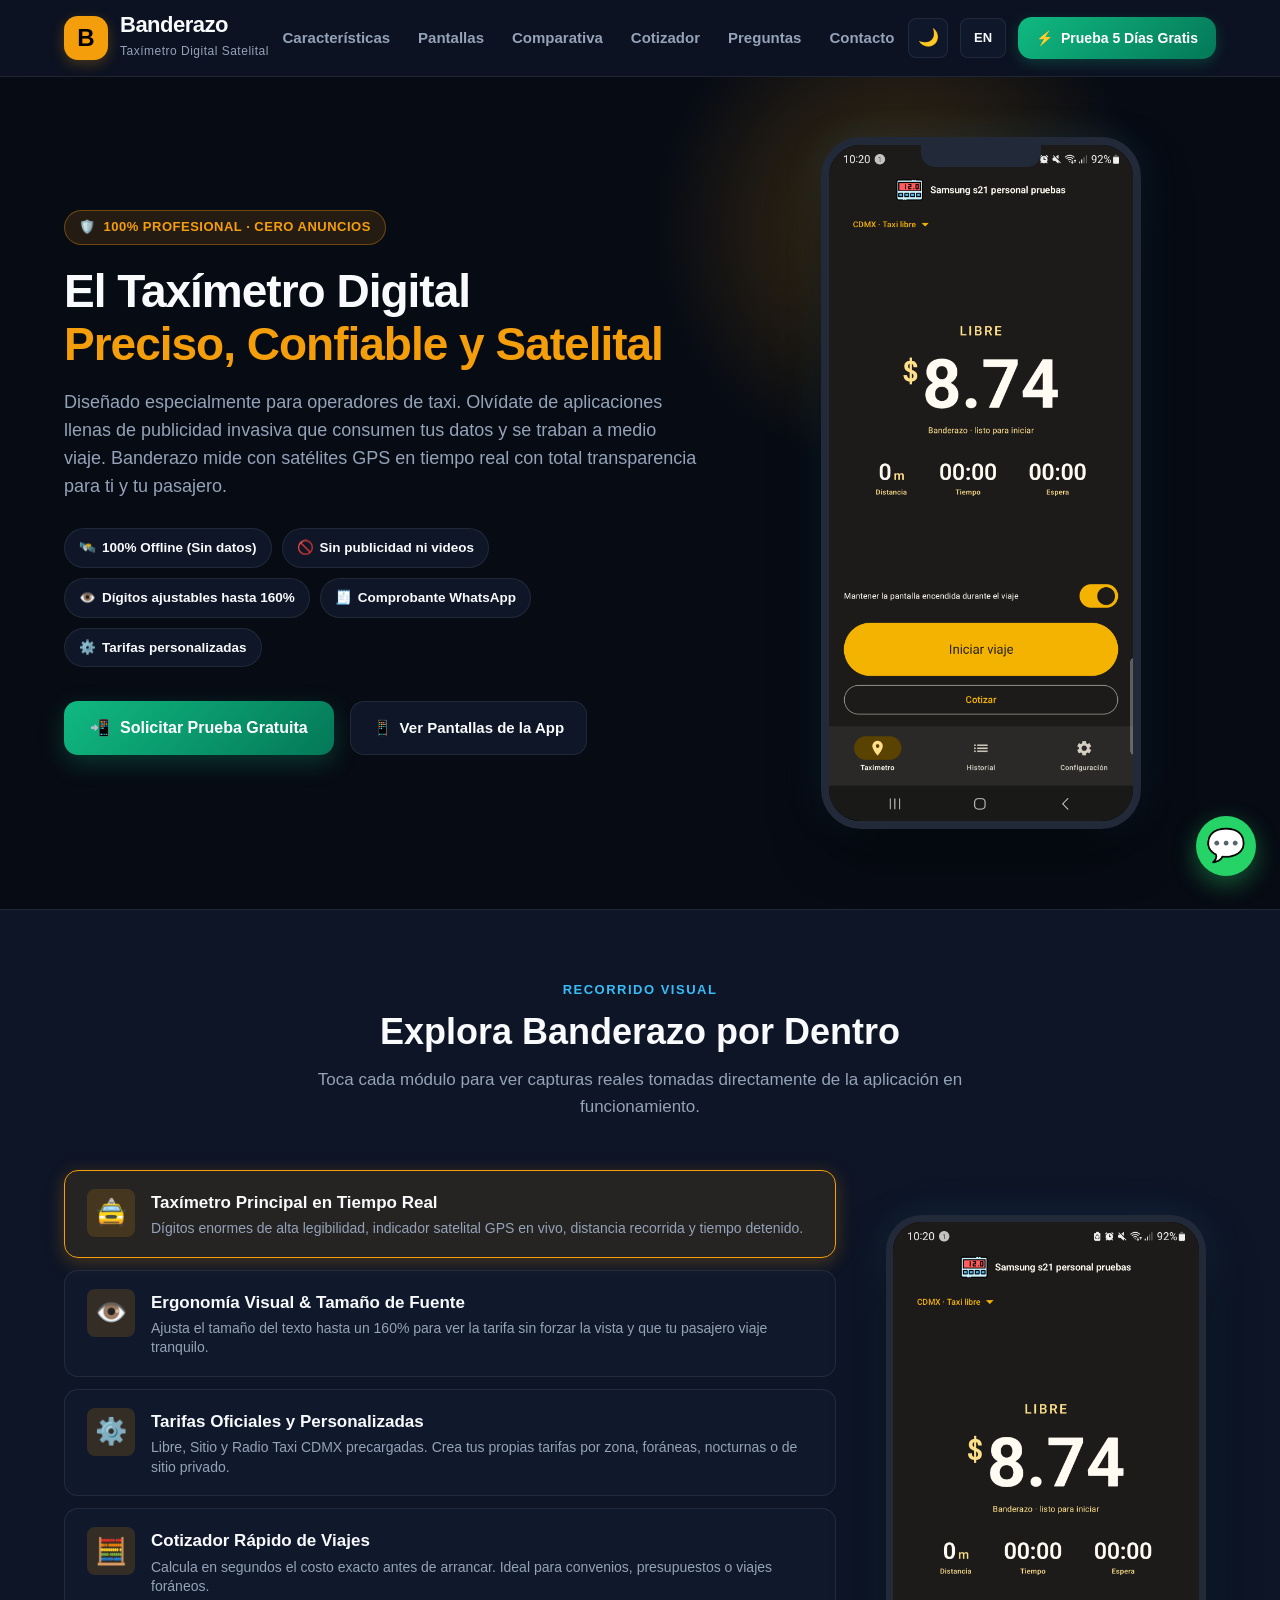
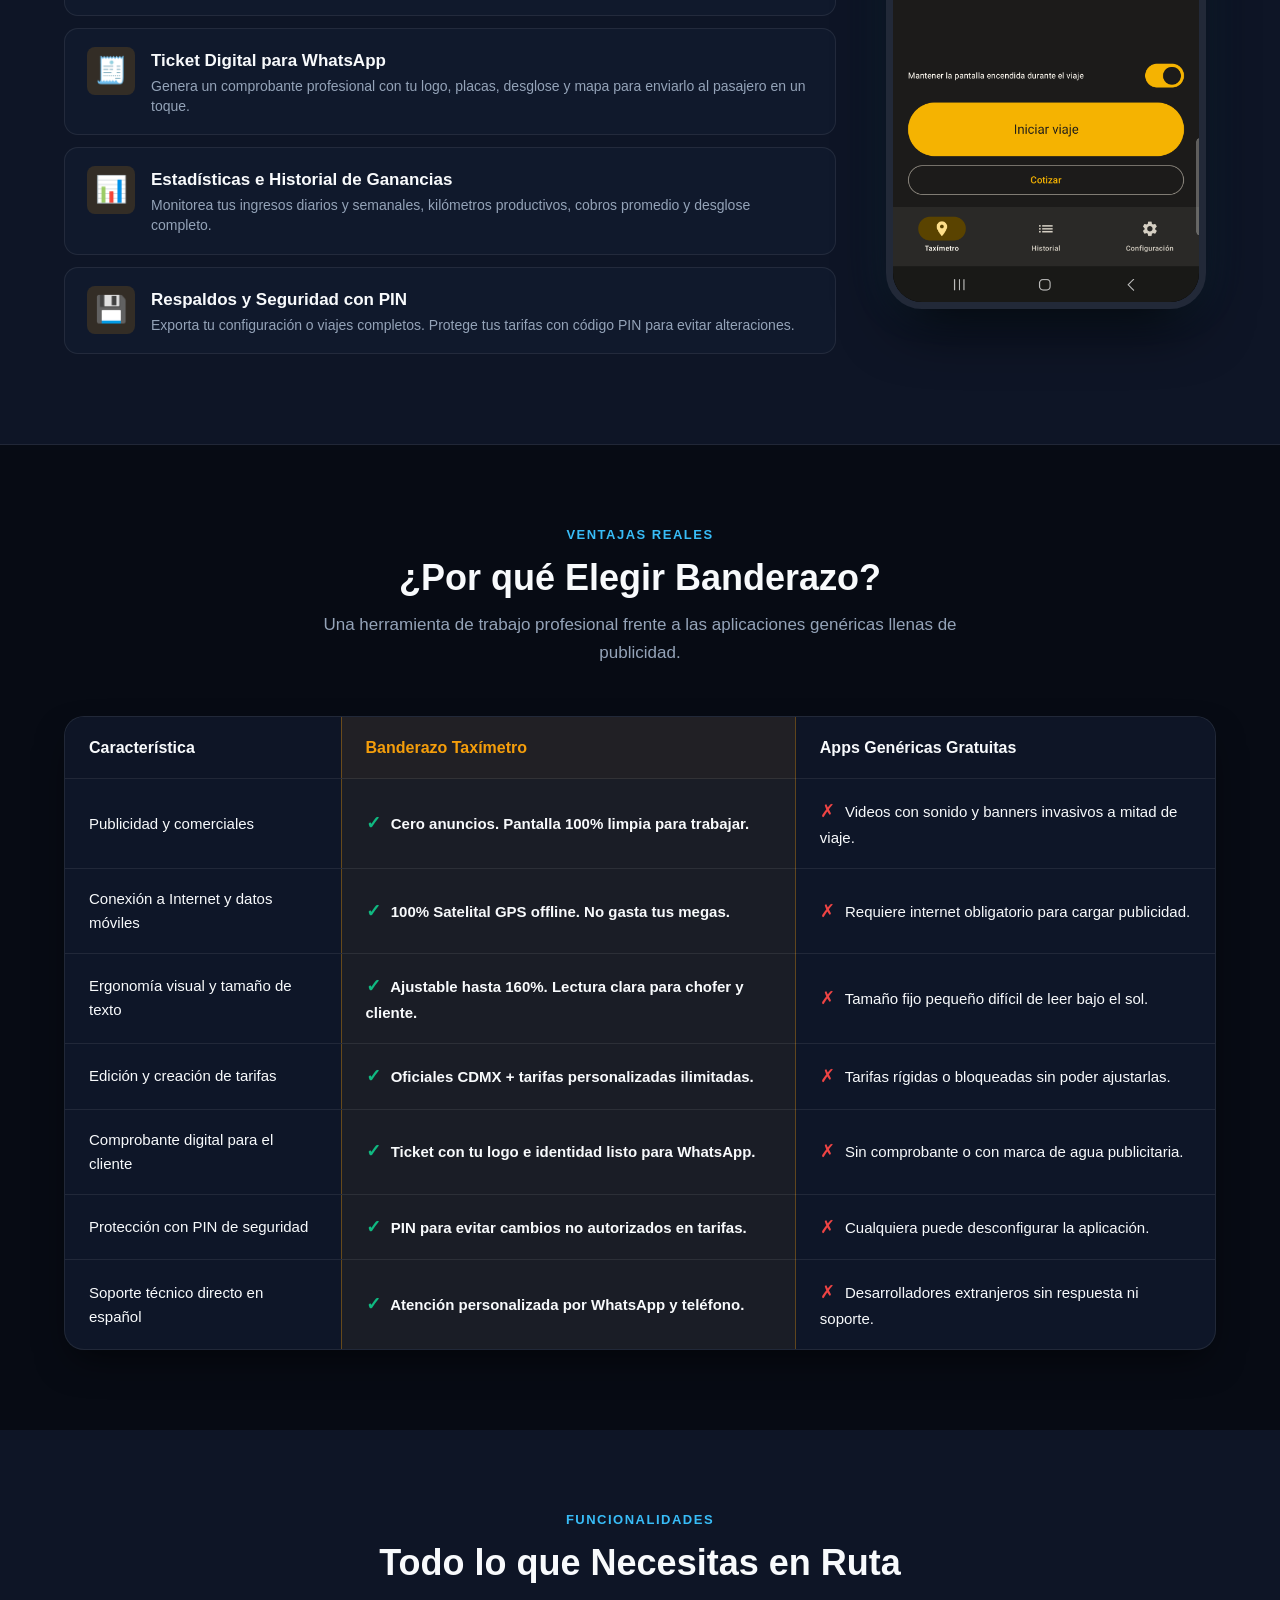
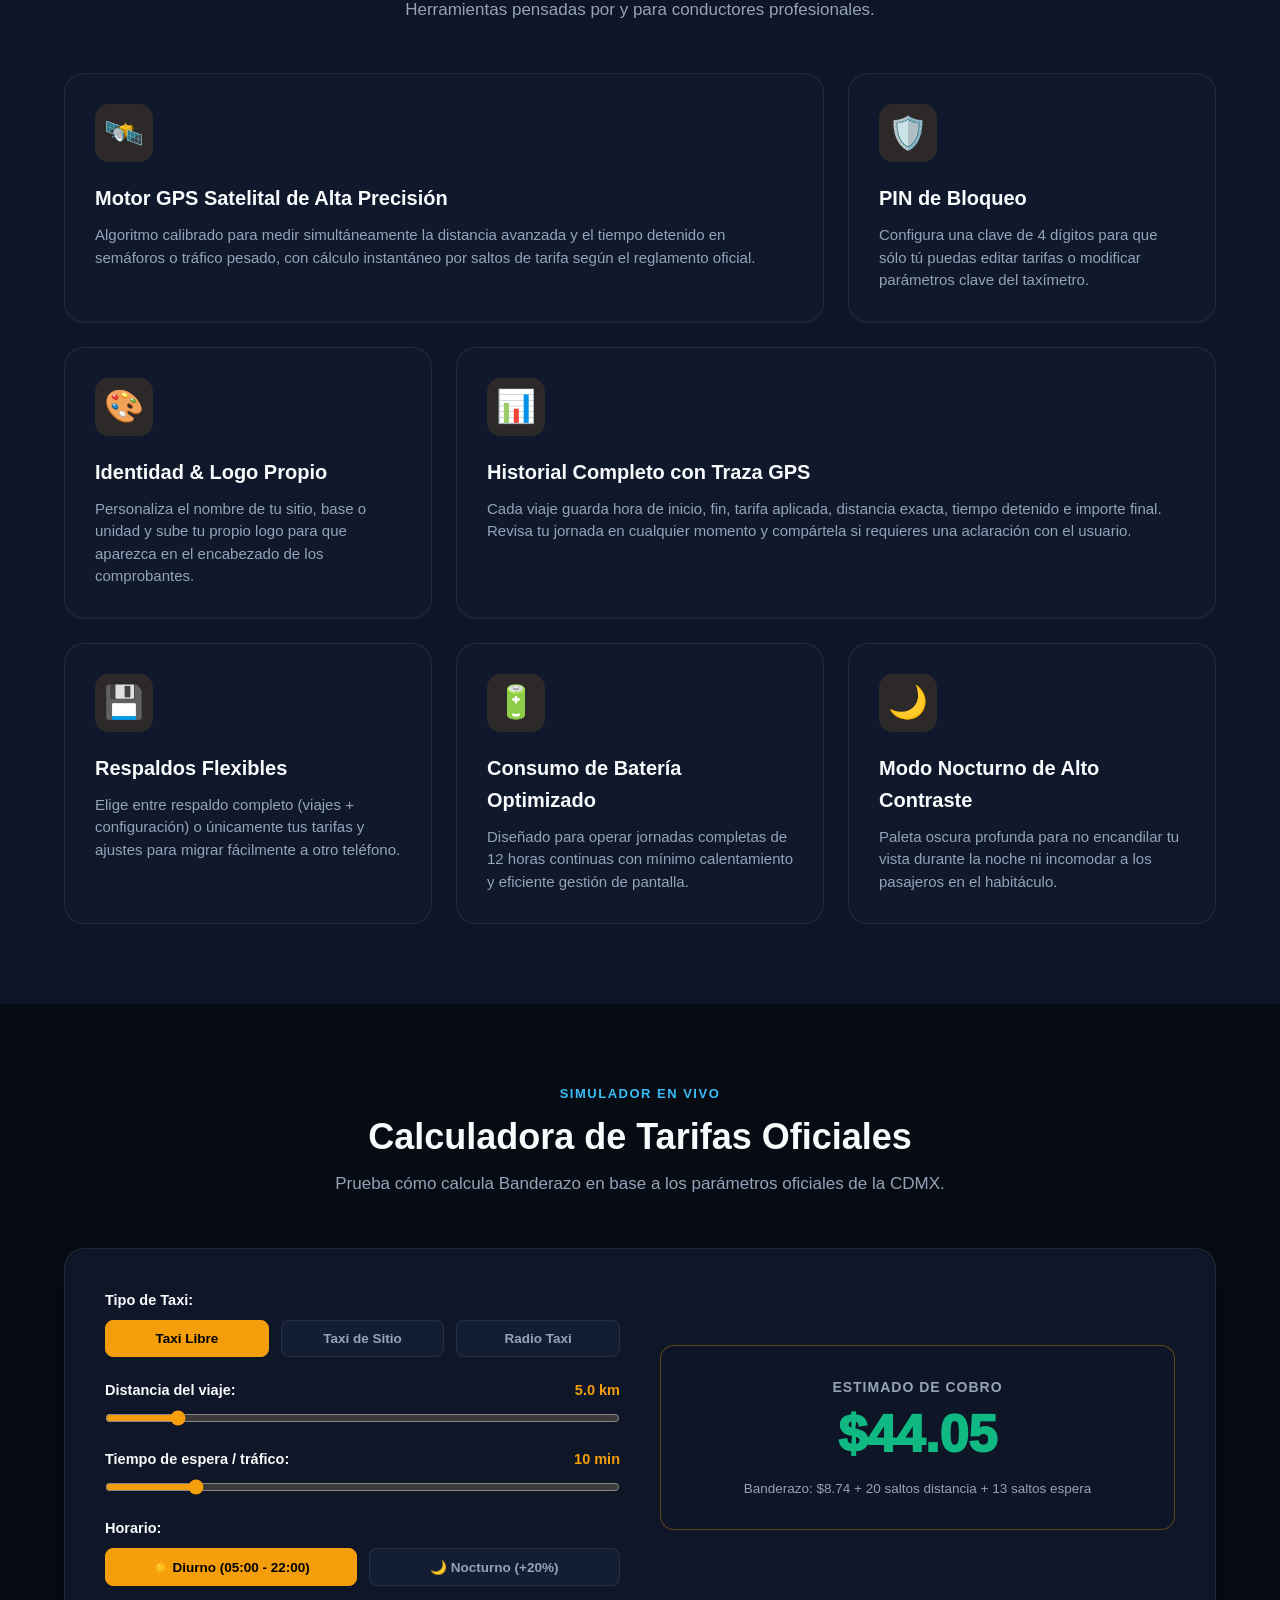
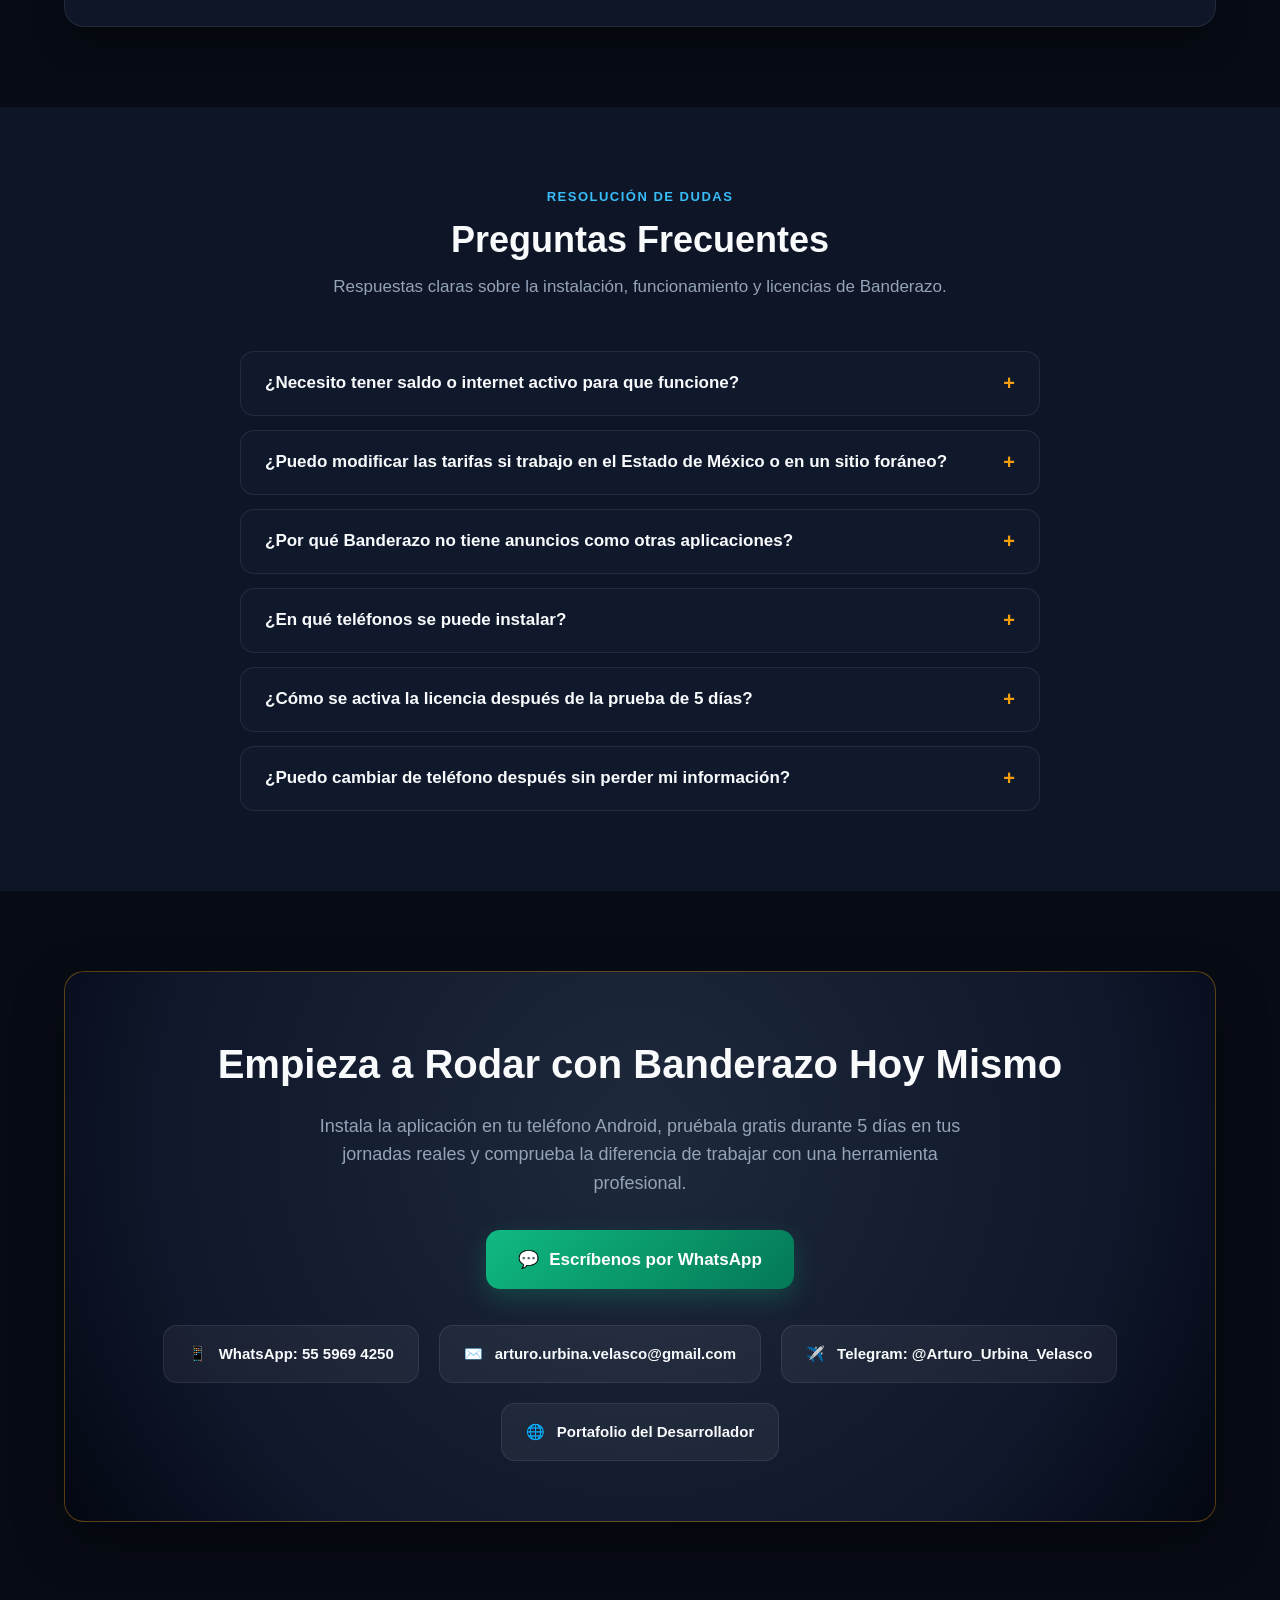
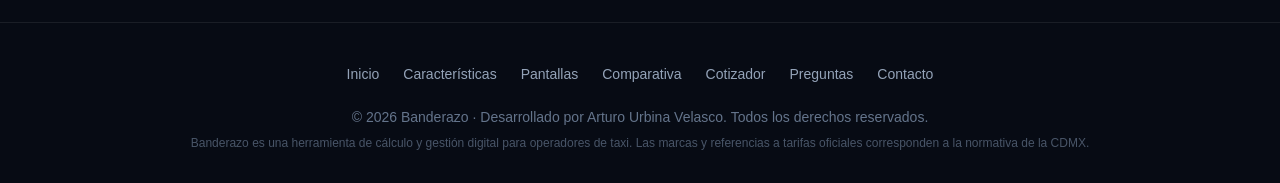
<file: banderazo/index.html>
<!DOCTYPE html>
<html lang="es" data-theme="dark">
<head>
  <meta charset="UTF-8">
  <meta name="viewport" content="width=device-width, initial-scale=1.0">
  <title>Banderazo · Taxímetro Digital Satelital Profesional CDMX</title>
  <meta name="description" content="Taxímetro digital profesional para Android. Medición satelital GPS 100% offline, cero anuncios, tarifas personalizables, ergonomía visual con dígitos ajustables y comprobante WhatsApp.">
  <meta name="keywords" content="taxímetro digital, taxímetro cdmx, taximetro gps, taximetro android, tarifa taxi cdmx, taximetro profesional">
  <meta name="author" content="Arturo Urbina Velasco">
  <meta name="theme-color" content="#070B14">

  <!-- Open Graph / Meta Social -->
  <meta property="og:type" content="website">
  <meta property="og:title" content="Banderazo · Taxímetro Digital Satelital Profesional">
  <meta property="og:description" content="El taxímetro Android definitivo para taxistas profesionales. GPS offline, cero anuncios, tarifas personalizadas y comprobante por WhatsApp.">
  <meta property="og:image" content="img/01_taximetro_principal_libre.png">

  <!-- Estilos -->
  <link rel="stylesheet" href="css/styles.css">
</head>
<body>

  <!-- ========================================================================
       HEADER & NAVBAR
       ======================================================================== -->
  <header class="site-header">
    <div class="container">
      <nav class="navbar">
        <a href="#inicio" class="brand" aria-label="Banderazo Inicio">
          <div class="brand-badge">B</div>
          <div class="brand-text">
            <h1>Banderazo</h1>
            <span data-i18n="brand_subtitle">Taxímetro Digital Satelital</span>
          </div>
        </a>

        <ul class="nav-links">
          <li><a href="#caracteristicas" data-i18n="nav_features">Características</a></li>
          <li><a href="#pantallas" data-i18n="nav_screens">Pantallas</a></li>
          <li><a href="#comparativa" data-i18n="nav_comparison">Comparativa</a></li>
          <li><a href="#cotizador" data-i18n="nav_calculator">Cotizador</a></li>
          <li><a href="#faq" data-i18n="nav_faq">Preguntas</a></li>
          <li><a href="#contacto" data-i18n="nav_contact">Contacto</a></li>
        </ul>

        <div class="nav-actions">
          <button id="themeToggle" class="btn-icon" aria-label="Cambiar tema claro/oscuro" title="Tema">
            <span class="theme-icon">🌙</span>
          </button>
          <button id="langToggle" class="btn-icon lang-btn" aria-label="Cambiar idioma" title="Language">
            EN
          </button>
          <a href="https://wa.me/525559694250?text=Hola,%20quiero%20probar%20Banderazo%20Tax%C3%ADmetro%20Digital" target="_blank" rel="noopener noreferrer" class="btn-cta-nav">
            <span>⚡</span>
            <span data-i18n="nav_cta">Prueba 5 Días Gratis</span>
          </a>
        </div>
      </nav>
    </div>
  </header>

  <!-- ========================================================================
       HERO SECTION
       ======================================================================== -->
  <section class="hero-section" id="inicio">
    <div class="hero-glow"></div>
    <div class="container">
      <div class="hero-grid">
        <div class="hero-content">
          <div class="badge-pill">
            <span>🛡️</span>
            <span data-i18n="hero_badge">100% Profesional · Cero Anuncios</span>
          </div>
          <h1>
            <span data-i18n="hero_title_1">El Taxímetro Digital</span><br>
            <span class="highlight" data-i18n="hero_title_2">Preciso, Confiable y Satelital</span>
          </h1>
          <p class="hero-desc" data-i18n="hero_desc">
            Diseñado especialmente para operadores de taxi. Olvídate de aplicaciones llenas de publicidad invasiva que consumen tus datos y se traban a medio viaje. Banderazo mide con satélites GPS en tiempo real con total transparencia para ti y tu pasajero.
          </p>

          <div class="hero-chips">
            <div class="chip"><span>🛰️</span> <span data-i18n="chip_offline">100% Offline (Sin datos)</span></div>
            <div class="chip"><span>🚫</span> <span data-i18n="chip_no_ads">Sin publicidad ni videos</span></div>
            <div class="chip"><span>👁️</span> <span data-i18n="chip_font">Dígitos ajustables hasta 160%</span></div>
            <div class="chip"><span>🧾</span> <span data-i18n="chip_ticket">Comprobante WhatsApp</span></div>
            <div class="chip"><span>⚙️</span> <span data-i18n="chip_custom">Tarifas personalizadas</span></div>
          </div>

          <div class="hero-actions">
            <a href="https://wa.me/525559694250?text=Hola,%20deseo%20activar%20mi%20prueba%20gratuita%20de%20Banderazo%20Tax%C3%ADmetro" target="_blank" rel="noopener noreferrer" class="btn-primary">
              <span>📲</span>
              <span data-i18n="hero_cta_primary">Solicitar Prueba Gratuita</span>
            </a>
            <a href="#pantallas" class="btn-secondary">
              <span>📱</span>
              <span data-i18n="hero_cta_secondary">Ver Pantallas de la App</span>
            </a>
          </div>
        </div>

        <div class="hero-visual">
          <div class="phone-mockup-frame">
            <div class="phone-notch"></div>
            <img src="img/01_taximetro_principal_libre.png" alt="Pantalla Principal Banderazo Taxi Libre" id="heroPhoneImg" loading="eager">
          </div>
        </div>
      </div>
    </div>
  </section>

  <!-- ========================================================================
       SHOWCASE INTERACTIVO DE PANTALLAS
       ======================================================================== -->
  <section class="showcase-section" id="pantallas">
    <div class="container">
      <div class="section-head">
        <span class="section-tag" data-i18n="showcase_tag">Recorrido Visual</span>
        <h2 data-i18n="showcase_title">Explora Banderazo por Dentro</h2>
        <p data-i18n="showcase_desc">Toca cada módulo para ver capturas reales tomadas directamente de la aplicación en funcionamiento.</p>
      </div>

      <div class="showcase-layout">
        <div class="showcase-tabs">
          <!-- Tab 1 -->
          <div class="showcase-tab active" data-img="img/01_taximetro_principal_libre.png">
            <div class="tab-icon">🚖</div>
            <div class="tab-info">
              <h3 data-i18n="tab_1_title">Taxímetro Principal en Tiempo Real</h3>
              <p data-i18n="tab_1_desc">Dígitos enormes de alta legibilidad, indicador satelital GPS en vivo, distancia recorrida y tiempo detenido.</p>
            </div>
          </div>

          <!-- Tab 2 -->
          <div class="showcase-tab" data-img="img/07_apariencia_fuentes_ergonomia.png">
            <div class="tab-icon">👁️</div>
            <div class="tab-info">
              <h3 data-i18n="tab_2_title">Ergonomía Visual & Tamaño de Fuente</h3>
              <p data-i18n="tab_2_desc">Ajusta el tamaño del texto hasta un 160% para ver la tarifa sin forzar la vista y que tu pasajero viaje tranquilo.</p>
            </div>
          </div>

          <!-- Tab 3 -->
          <div class="showcase-tab" data-img="img/09_editor_tarifa_personalizada.png">
            <div class="tab-icon">⚙️</div>
            <div class="tab-info">
              <h3 data-i18n="tab_3_title">Tarifas Oficiales y Personalizadas</h3>
              <p data-i18n="tab_3_desc">Libre, Sitio y Radio Taxi CDMX precargadas. Crea tus propias tarifas por zona, foráneas, nocturnas o de sitio privado.</p>
            </div>
          </div>

          <!-- Tab 4 -->
          <div class="showcase-tab" data-img="img/02_cotizador_viajes.png">
            <div class="tab-icon">🧮</div>
            <div class="tab-info">
              <h3 data-i18n="tab_4_title">Cotizador Rápido de Viajes</h3>
              <p data-i18n="tab_4_desc">Calcula en segundos el costo exacto antes de arrancar. Ideal para convenios, presupuestos o viajes foráneos.</p>
            </div>
          </div>

          <!-- Tab 5 -->
          <div class="showcase-tab" data-img="img/05_comprobante_digital_viaje.png">
            <div class="tab-icon">🧾</div>
            <div class="tab-info">
              <h3 data-i18n="tab_5_title">Ticket Digital para WhatsApp</h3>
              <p data-i18n="tab_5_desc">Genera un comprobante profesional con tu logo, placas, desglose y mapa para enviarlo al pasajero en un toque.</p>
            </div>
          </div>

          <!-- Tab 6 -->
          <div class="showcase-tab" data-img="img/04_estadisticas_ganancias.png">
            <div class="tab-icon">📊</div>
            <div class="tab-info">
              <h3 data-i18n="tab_6_title">Estadísticas e Historial de Ganancias</h3>
              <p data-i18n="tab_6_desc">Monitorea tus ingresos diarios y semanales, kilómetros productivos, cobros promedio y desglose completo.</p>
            </div>
          </div>

          <!-- Tab 7 -->
          <div class="showcase-tab" data-img="img/10_respaldo_completo_vs_config.png">
            <div class="tab-icon">💾</div>
            <div class="tab-info">
              <h3 data-i18n="tab_7_title">Respaldos y Seguridad con PIN</h3>
              <p data-i18n="tab_7_desc">Exporta tu configuración o viajes completos. Protege tus tarifas con código PIN para evitar alteraciones.</p>
            </div>
          </div>
        </div>

        <div class="showcase-preview">
          <div class="showcase-phone">
            <img src="img/01_taximetro_principal_libre.png" id="showcaseImg" alt="Captura de Banderazo">
          </div>
        </div>
      </div>
    </div>
  </section>

  <!-- ========================================================================
       COMPARATIVA DE VALOR
       ======================================================================== -->
  <section class="comparison-section" id="comparativa">
    <div class="container">
      <div class="section-head">
        <span class="section-tag" data-i18n="comp_tag">Ventajas Reales</span>
        <h2 data-i18n="comp_title">¿Por qué Elegir Banderazo?</h2>
        <p data-i18n="comp_desc">Una herramienta de trabajo profesional frente a las aplicaciones genéricas llenas de publicidad.</p>
      </div>

      <div class="comparison-table-wrapper">
        <table class="comparison-table">
          <thead>
            <tr>
              <th data-i18n="th_feature">Característica</th>
              <th class="col-highlight" data-i18n="th_banderazo">Banderazo Taxímetro</th>
              <th data-i18n="th_others">Apps Genéricas Gratuitas</th>
            </tr>
          </thead>
          <tbody>
            <tr>
              <td data-i18n="row_1_name"><strong>Publicidad y comerciales</strong></td>
              <td class="col-highlight"><span class="check-badge">✓</span> <span data-i18n="row_1_banderazo">Cero anuncios. Pantalla 100% limpia para trabajar.</span></td>
              <td><span class="cross-badge">✗</span> <span data-i18n="row_1_others">Videos con sonido y banners invasivos a mitad de viaje.</span></td>
            </tr>
            <tr>
              <td data-i18n="row_2_name"><strong>Conexión a Internet y datos móviles</strong></td>
              <td class="col-highlight"><span class="check-badge">✓</span> <span data-i18n="row_2_banderazo">100% Satelital GPS offline. No gasta tus megas.</span></td>
              <td><span class="cross-badge">✗</span> <span data-i18n="row_2_others">Requiere internet obligatorio para cargar publicidad.</span></td>
            </tr>
            <tr>
              <td data-i18n="row_3_name"><strong>Ergonomía visual y tamaño de texto</strong></td>
              <td class="col-highlight"><span class="check-badge">✓</span> <span data-i18n="row_3_banderazo">Ajustable hasta 160%. Lectura clara para chofer y cliente.</span></td>
              <td><span class="cross-badge">✗</span> <span data-i18n="row_3_others">Tamaño fijo pequeño difícil de leer bajo el sol.</span></td>
            </tr>
            <tr>
              <td data-i18n="row_4_name"><strong>Edición y creación de tarifas</strong></td>
              <td class="col-highlight"><span class="check-badge">✓</span> <span data-i18n="row_4_banderazo">Oficiales CDMX + tarifas personalizadas ilimitadas.</span></td>
              <td><span class="cross-badge">✗</span> <span data-i18n="row_4_others">Tarifas rígidas o bloqueadas sin poder ajustarlas.</span></td>
            </tr>
            <tr>
              <td data-i18n="row_5_name"><strong>Comprobante digital para el cliente</strong></td>
              <td class="col-highlight"><span class="check-badge">✓</span> <span data-i18n="row_5_banderazo">Ticket con tu logo e identidad listo para WhatsApp.</span></td>
              <td><span class="cross-badge">✗</span> <span data-i18n="row_5_others">Sin comprobante o con marca de agua publicitaria.</span></td>
            </tr>
            <tr>
              <td data-i18n="row_6_name"><strong>Protección con PIN de seguridad</strong></td>
              <td class="col-highlight"><span class="check-badge">✓</span> <span data-i18n="row_6_banderazo">PIN para evitar cambios no autorizados en tarifas.</span></td>
              <td><span class="cross-badge">✗</span> <span data-i18n="row_6_others">Cualquiera puede desconfigurar la aplicación.</span></td>
            </tr>
            <tr>
              <td data-i18n="row_7_name"><strong>Soporte técnico directo en español</strong></td>
              <td class="col-highlight"><span class="check-badge">✓</span> <span data-i18n="row_7_banderazo">Atención personalizada por WhatsApp y teléfono.</span></td>
              <td><span class="cross-badge">✗</span> <span data-i18n="row_7_others">Desarrolladores extranjeros sin respuesta ni soporte.</span></td>
            </tr>
          </tbody>
        </table>
      </div>
    </div>
  </section>

  <!-- ========================================================================
       BENTO GRID DE CARACTERÍSTICAS
       ======================================================================== -->
  <section class="features-section" id="caracteristicas">
    <div class="container">
      <div class="section-head">
        <span class="section-tag" data-i18n="bento_tag">Funcionalidades</span>
        <h2 data-i18n="bento_title">Todo lo que Necesitas en Ruta</h2>
        <p data-i18n="bento_desc">Herramientas pensadas por y para conductores profesionales.</p>
      </div>

      <div class="bento-grid">
        <div class="bento-card wide">
          <div>
            <div class="bento-icon">🛰️</div>
            <h3 data-i18n="card_1_title">Motor GPS Satelital de Alta Precisión</h3>
            <p data-i18n="card_1_desc">Algoritmo calibrado para medir simultáneamente la distancia avanzada y el tiempo detenido en semáforos o tráfico pesado, con cálculo instantáneo por saltos de tarifa según el reglamento oficial.</p>
          </div>
        </div>

        <div class="bento-card">
          <div>
            <div class="bento-icon">🛡️</div>
            <h3 data-i18n="card_2_title">PIN de Bloqueo</h3>
            <p data-i18n="card_2_desc">Configura una clave de 4 dígitos para que sólo tú puedas editar tarifas o modificar parámetros clave del taxímetro.</p>
          </div>
        </div>

        <div class="bento-card">
          <div>
            <div class="bento-icon">🎨</div>
            <h3 data-i18n="card_3_title">Identidad & Logo Propio</h3>
            <p data-i18n="card_3_desc">Personaliza el nombre de tu sitio, base o unidad y sube tu propio logo para que aparezca en el encabezado de los comprobantes.</p>
          </div>
        </div>

        <div class="bento-card wide">
          <div>
            <div class="bento-icon">📊</div>
            <h3 data-i18n="card_4_title">Historial Completo con Traza GPS</h3>
            <p data-i18n="card_4_desc">Cada viaje guarda hora de inicio, fin, tarifa aplicada, distancia exacta, tiempo detenido e importe final. Revisa tu jornada en cualquier momento y compártela si requieres una aclaración con el usuario.</p>
          </div>
        </div>

        <div class="bento-card">
          <div>
            <div class="bento-icon">💾</div>
            <h3 data-i18n="card_5_title">Respaldos Flexibles</h3>
            <p data-i18n="card_5_desc">Elige entre respaldo completo (viajes + configuración) o únicamente tus tarifas y ajustes para migrar fácilmente a otro teléfono.</p>
          </div>
        </div>

        <div class="bento-card">
          <div>
            <div class="bento-icon">🔋</div>
            <h3 data-i18n="card_6_title">Consumo de Batería Optimizado</h3>
            <p data-i18n="card_6_desc">Diseñado para operar jornadas completas de 12 horas continuas con mínimo calentamiento y eficiente gestión de pantalla.</p>
          </div>
        </div>

        <div class="bento-card">
          <div>
            <div class="bento-icon">🌙</div>
            <h3 data-i18n="card_7_title">Modo Nocturno de Alto Contraste</h3>
            <p data-i18n="card_7_desc">Paleta oscura profunda para no encandilar tu vista durante la noche ni incomodar a los pasajeros en el habitáculo.</p>
          </div>
        </div>
      </div>
    </div>
  </section>

  <!-- ========================================================================
       COTIZADOR INTERACTIVO
       ======================================================================== -->
  <section class="cotizador-section" id="cotizador">
    <div class="container">
      <div class="section-head">
        <span class="section-tag" data-i18n="calc_tag">Simulador en Vivo</span>
        <h2 data-i18n="calc_title">Calculadora de Tarifas Oficiales</h2>
        <p data-i18n="calc_desc">Prueba cómo calcula Banderazo en base a los parámetros oficiales de la CDMX.</p>
      </div>

      <div class="cotizador-box">
        <div class="cotizador-inputs">
          <div class="control-group">
            <label class="control-label">
              <span data-i18n="calc_type">Tipo de Taxi:</span>
            </label>
            <div class="toggle-group" id="tariffTypeGroup">
              <button type="button" class="toggle-btn active" data-type="libre" data-i18n="calc_libre">Taxi Libre</button>
              <button type="button" class="toggle-btn" data-type="sitio" data-i18n="calc_sitio">Taxi de Sitio</button>
              <button type="button" class="toggle-btn" data-type="radio" data-i18n="calc_radio">Radio Taxi</button>
            </div>
          </div>

          <div class="control-group">
            <div class="control-label">
              <span data-i18n="calc_distance">Distancia del viaje:</span>
              <span class="val" id="kmValue">5.0 km</span>
            </div>
            <input type="range" min="0.5" max="35" step="0.5" value="5.0" class="slider-input" id="kmSlider">
          </div>

          <div class="control-group">
            <div class="control-label">
              <span data-i18n="calc_time">Tiempo de espera / tráfico:</span>
              <span class="val" id="timeValue">10 min</span>
            </div>
            <input type="range" min="0" max="60" step="1" value="10" class="slider-input" id="timeSlider">
          </div>

          <div class="control-group">
            <label class="control-label">
              <span data-i18n="calc_schedule">Horario:</span>
            </label>
            <div class="toggle-group" id="scheduleGroup">
              <button type="button" class="toggle-btn active" data-schedule="diurno" data-i18n="calc_day">☀️ Diurno (05:00 - 22:00)</button>
              <button type="button" class="toggle-btn" data-schedule="nocturno" data-i18n="calc_night">🌙 Nocturno (+20%)</button>
            </div>
          </div>
        </div>

        <div class="cotizador-result">
          <span class="result-tag" data-i18n="calc_estimated">Estimado de Cobro</span>
          <div class="result-price" id="calcPrice">$46.80</div>
          <div class="result-breakdown" id="calcBreakdown">
            Banderazo: $8.74 + 20 brincos de distancia + 13 brincos de tiempo
          </div>
        </div>
      </div>
    </div>
  </section>

  <!-- ========================================================================
       PREGUNTAS FRECUENTES (FAQ)
       ======================================================================== -->
  <section class="faq-section" id="faq">
    <div class="container">
      <div class="section-head">
        <span class="section-tag" data-i18n="faq_tag">Resolución de Dudas</span>
        <h2 data-i18n="faq_title">Preguntas Frecuentes</h2>
        <p data-i18n="faq_desc">Respuestas claras sobre la instalación, funcionamiento y licencias de Banderazo.</p>
      </div>

      <div class="faq-list">
        <div class="faq-item">
          <button class="faq-question">
            <span data-i18n="faq_q1">¿Necesito tener saldo o internet activo para que funcione?</span>
            <span class="faq-icon">+</span>
          </button>
          <div class="faq-answer">
            <p data-i18n="faq_a1">No. Banderazo funciona al 100% de manera satelital a través del chip GPS de tu teléfono Android. Puedes usarlo en modo avión o sin chip SIM y medirá la distancia y tiempo con exactitud total.</p>
          </div>
        </div>

        <div class="faq-item">
          <button class="faq-question">
            <span data-i18n="faq_q2">¿Puedo modificar las tarifas si trabajo en el Estado de México o en un sitio foráneo?</span>
            <span class="faq-icon">+</span>
          </button>
          <div class="faq-answer">
            <p data-i18n="faq_a2">Sí. Además de incluir las tarifas oficiales de la CDMX (Libre, Sitio y Radio Taxi), Banderazo cuenta con un editor completo donde puedes crear tus propias tarifas: fijar el banderazo que desees, el costo por brinco, los metros por salto y los segundos de espera.</p>
          </div>
        </div>

        <div class="faq-item">
          <button class="faq-question">
            <span data-i18n="faq_q3">¿Por qué Banderazo no tiene anuncios como otras aplicaciones?</span>
            <span class="faq-icon">+</span>
          </button>
          <div class="faq-answer">
            <p data-i18n="faq_a3">Porque es una herramienta de trabajo profesional. En ruta no puedes arriesgarte a que un video comercial con sonido tape la pantalla o distraiga tu conducción cuando un pasajero va a bordo.</p>
          </div>
        </div>

        <div class="faq-item">
          <button class="faq-question">
            <span data-i18n="faq_q4">¿En qué teléfonos se puede instalar?</span>
            <span class="faq-icon">+</span>
          </button>
          <div class="faq-answer">
            <p data-i18n="faq_a4">En cualquier smartphone o tableta con sistema operativo Android 8.0 en adelante que cuente con sensor GPS integrado.</p>
          </div>
        </div>

        <div class="faq-item">
          <button class="faq-question">
            <span data-i18n="faq_q5">¿Cómo se activa la licencia después de la prueba de 5 días?</span>
            <span class="faq-icon">+</span>
          </button>
          <div class="faq-answer">
            <p data-i18n="faq_a5">Muy fácil. Nos mandas un mensaje por WhatsApp con el código de tu teléfono y realizas una transferencia bancaria rápida. Te enviamos tu código de activación al instante sin trámites complicados.</p>
          </div>
        </div>

        <div class="faq-item">
          <button class="faq-question">
            <span data-i18n="faq_q6">¿Puedo cambiar de teléfono después sin perder mi información?</span>
            <span class="faq-icon">+</span>
          </button>
          <div class="faq-answer">
            <p data-i18n="faq_a6">Por supuesto. Banderazo incluye una función de respaldo que guarda tus tarifas e historial en un archivo para que puedas restaurarlo en tu nuevo dispositivo sin empezar de cero.</p>
          </div>
        </div>
      </div>
    </div>
  </section>

  <!-- ========================================================================
       CTA FINAL Y CONTACTO
       ======================================================================== -->
  <section class="cta-section" id="contacto">
    <div class="container">
      <div class="cta-banner">
        <h2 data-i18n="cta_title">Empieza a Rodar con Banderazo Hoy Mismo</h2>
        <p data-i18n="cta_desc">Instala la aplicación en tu teléfono Android, pruébala gratis durante 5 días en tus jornadas reales y comprueba la diferencia de trabajar con una herramienta profesional.</p>
        
        <a href="https://wa.me/525559694250?text=Hola,%20quiero%20descargar%20Banderazo%20para%20probarlo" target="_blank" rel="noopener noreferrer" class="btn-primary" style="font-size: 17px; padding: 16px 32px;">
          <span>💬</span>
          <span data-i18n="cta_btn">Escríbenos por WhatsApp</span>
        </a>

        <div class="contact-cards">
          <a href="https://wa.me/525559694250" target="_blank" rel="noopener noreferrer" class="contact-card">
            <span>📱</span>
            <span>WhatsApp: 55 5969 4250</span>
          </a>
          <a href="mailto:arturo.urbina.velasco@gmail.com" class="contact-card">
            <span>✉️</span>
            <span>arturo.urbina.velasco@gmail.com</span>
          </a>
          <a href="https://t.me/Arturo_Urbina_Velasco" target="_blank" rel="noopener noreferrer" class="contact-card">
            <span>✈️</span>
            <span>Telegram: @Arturo_Urbina_Velasco</span>
          </a>
          <a href="https://arturourbinavelasco.github.io/" target="_blank" rel="noopener noreferrer" class="contact-card">
            <span>🌐</span>
            <span data-i18n="contact_portfolio">Portafolio del Desarrollador</span>
          </a>
        </div>
      </div>
    </div>
  </section>

  <!-- ========================================================================
       FOOTER
       ======================================================================== -->
  <footer class="site-footer">
    <div class="container">
      <div class="footer-links">
        <a href="#inicio" data-i18n="nav_home">Inicio</a>
        <a href="#caracteristicas" data-i18n="nav_features">Características</a>
        <a href="#pantallas" data-i18n="nav_screens">Pantallas</a>
        <a href="#comparativa" data-i18n="nav_comparison">Comparativa</a>
        <a href="#cotizador" data-i18n="nav_calculator">Cotizador</a>
        <a href="#faq" data-i18n="nav_faq">Preguntas</a>
        <a href="#contacto" data-i18n="nav_contact">Contacto</a>
      </div>
      <p data-i18n="footer_rights">© 2026 Banderazo · Desarrollado por Arturo Urbina Velasco. Todos los derechos reservados.</p>
      <p style="margin-top: 6px; font-size: 12px; opacity: 0.7;" data-i18n="footer_legal">Banderazo es una herramienta de cálculo y gestión digital para operadores de taxi. Las marcas y referencias a tarifas oficiales corresponden a la normativa de la CDMX.</p>
    </div>
  </footer>

  <!-- Botón Flotante de WhatsApp -->
  <a href="https://wa.me/525559694250?text=Hola,%20me%20interesa%20informaci%C3%B3n%20sobre%20Banderazo%20Tax%C3%ADmetro" target="_blank" rel="noopener noreferrer" class="floating-whatsapp" aria-label="Contacto por WhatsApp" title="Chatea por WhatsApp">
    💬
  </a>

  <!-- JavaScript -->
  <script src="js/app.js"></script>
</body>
</html>
</file>
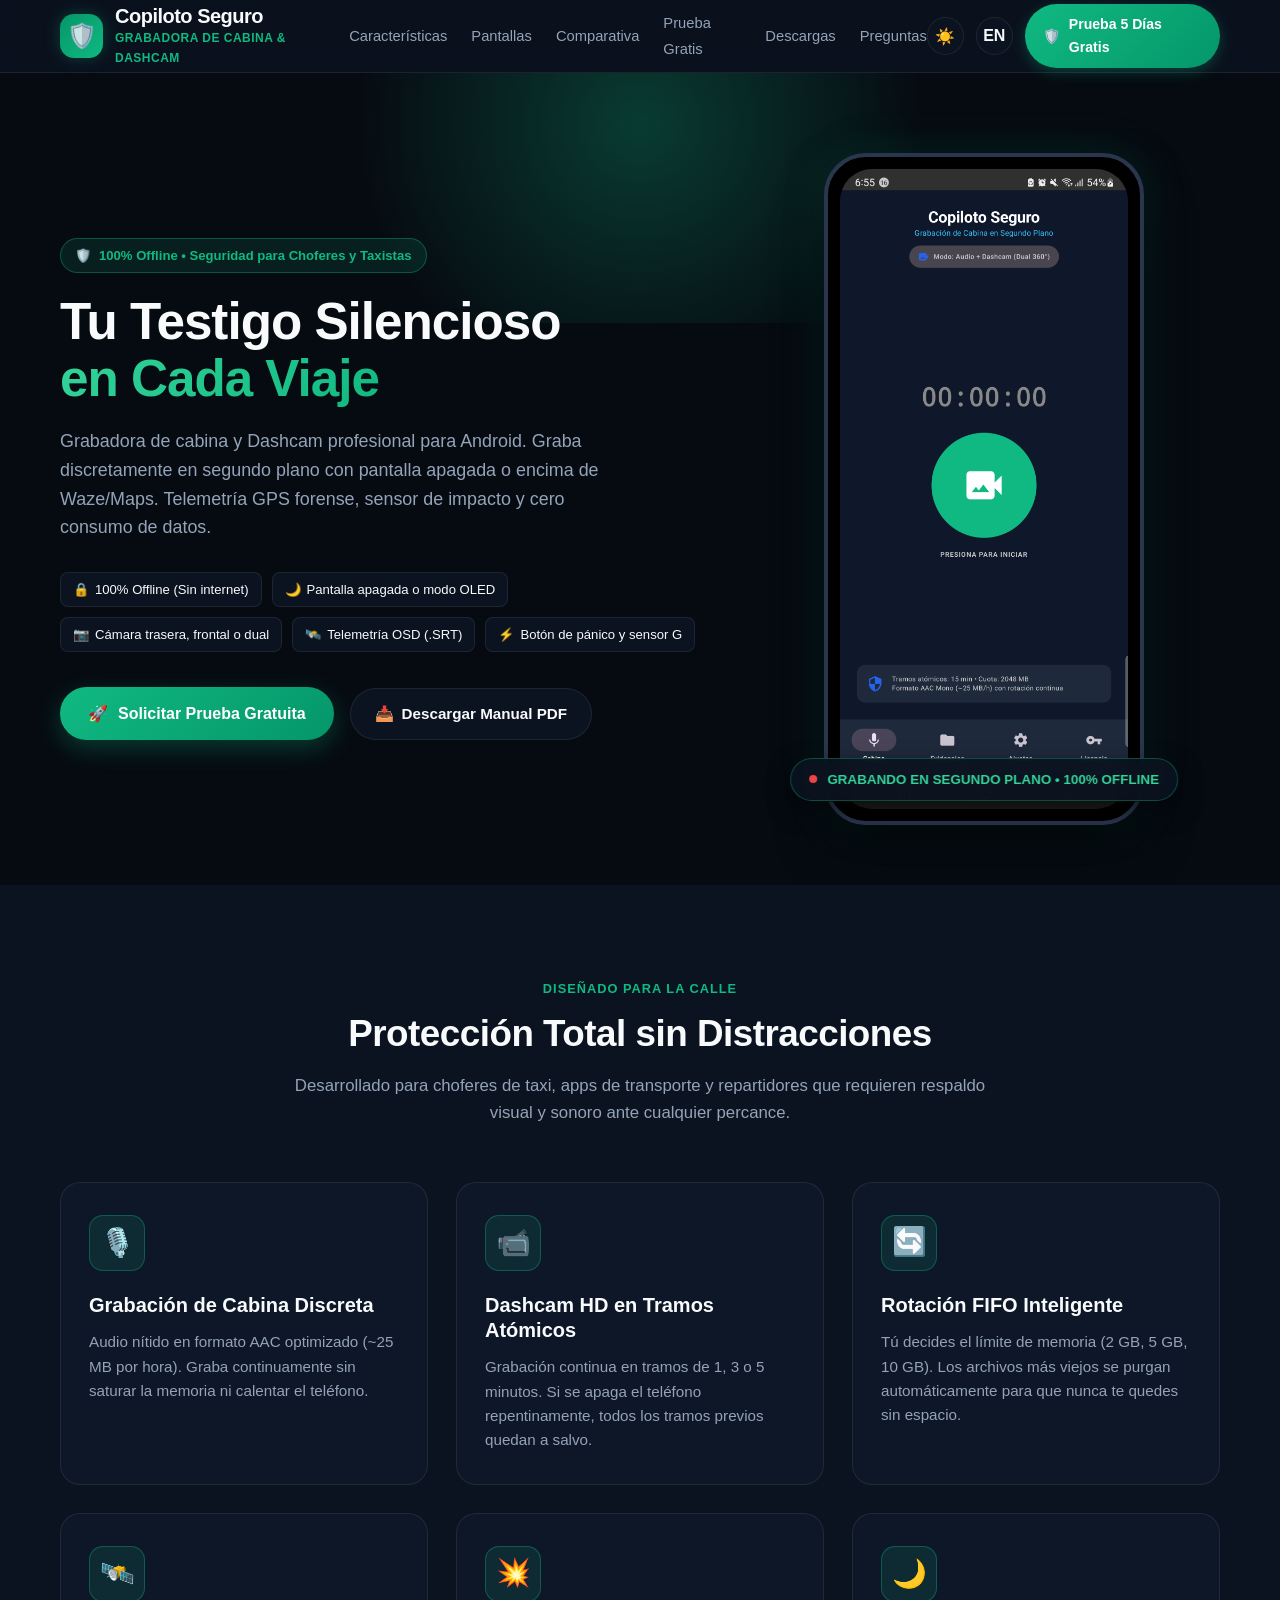
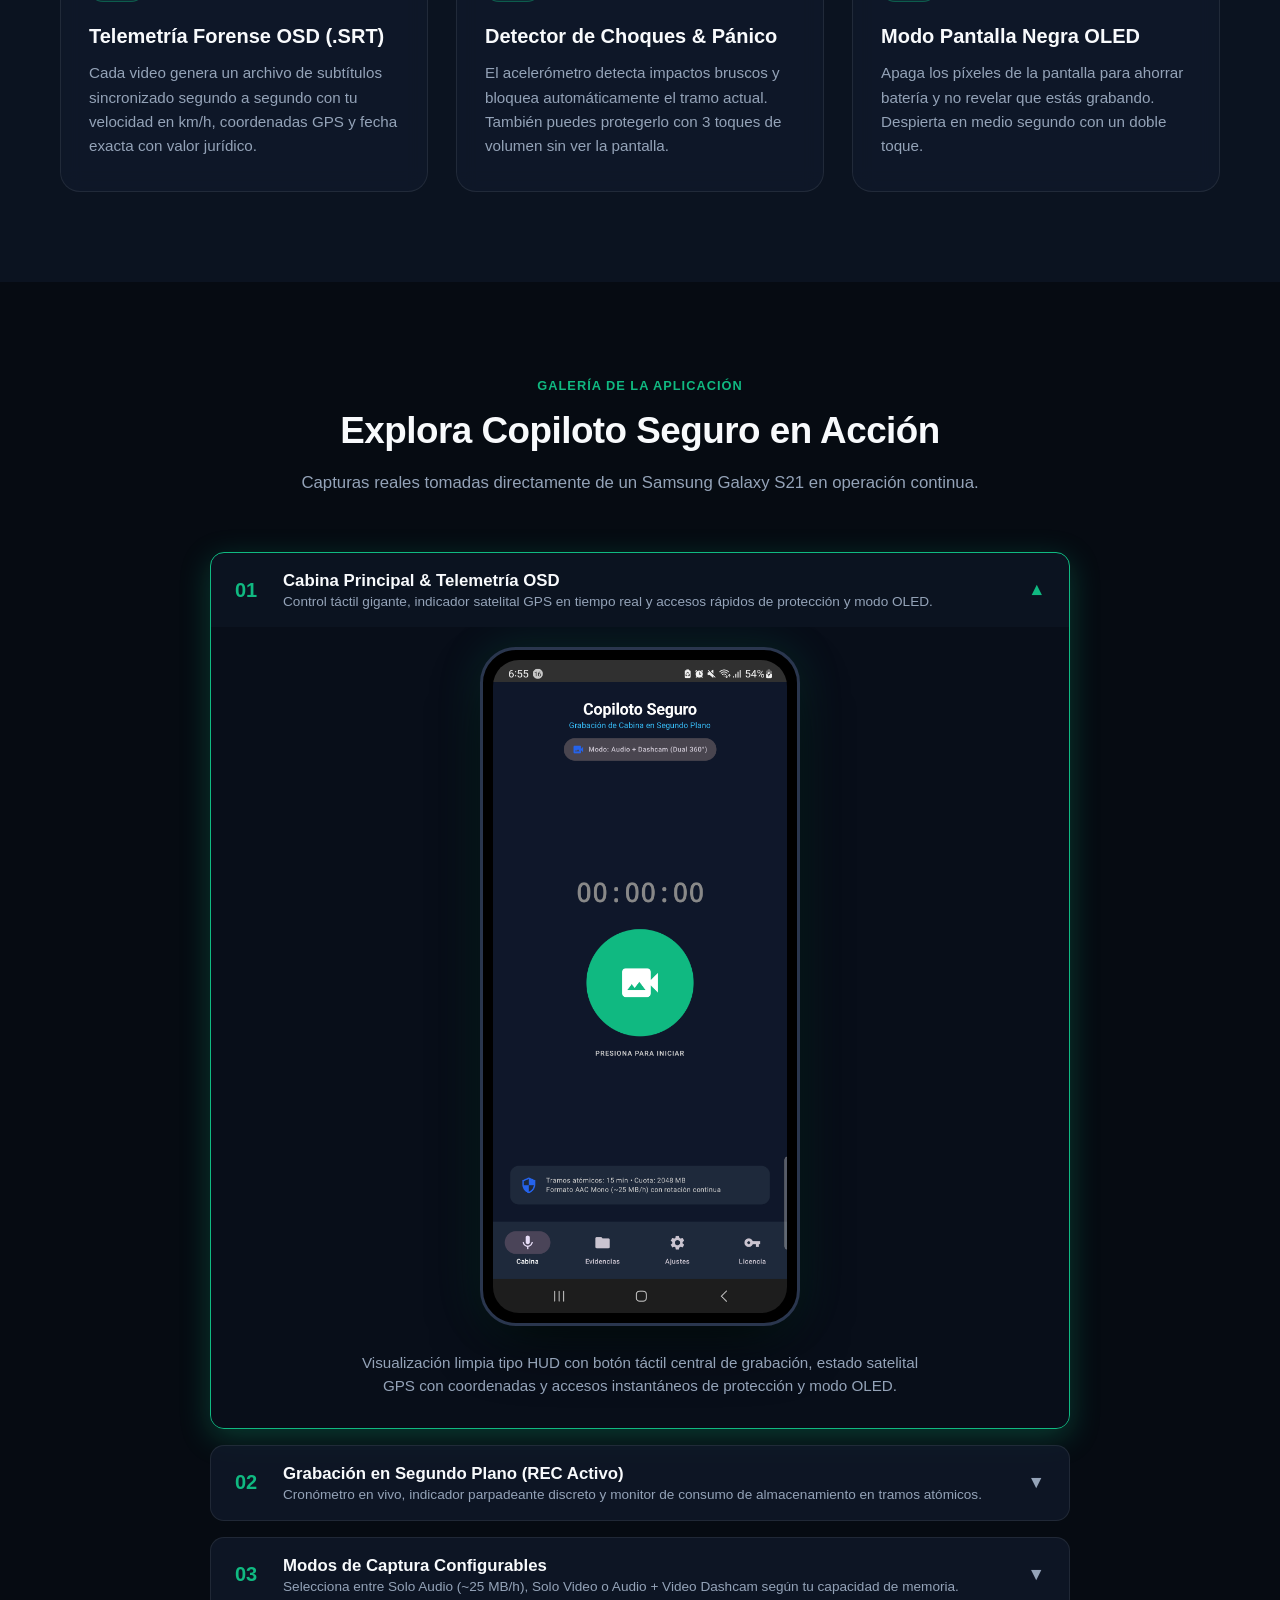
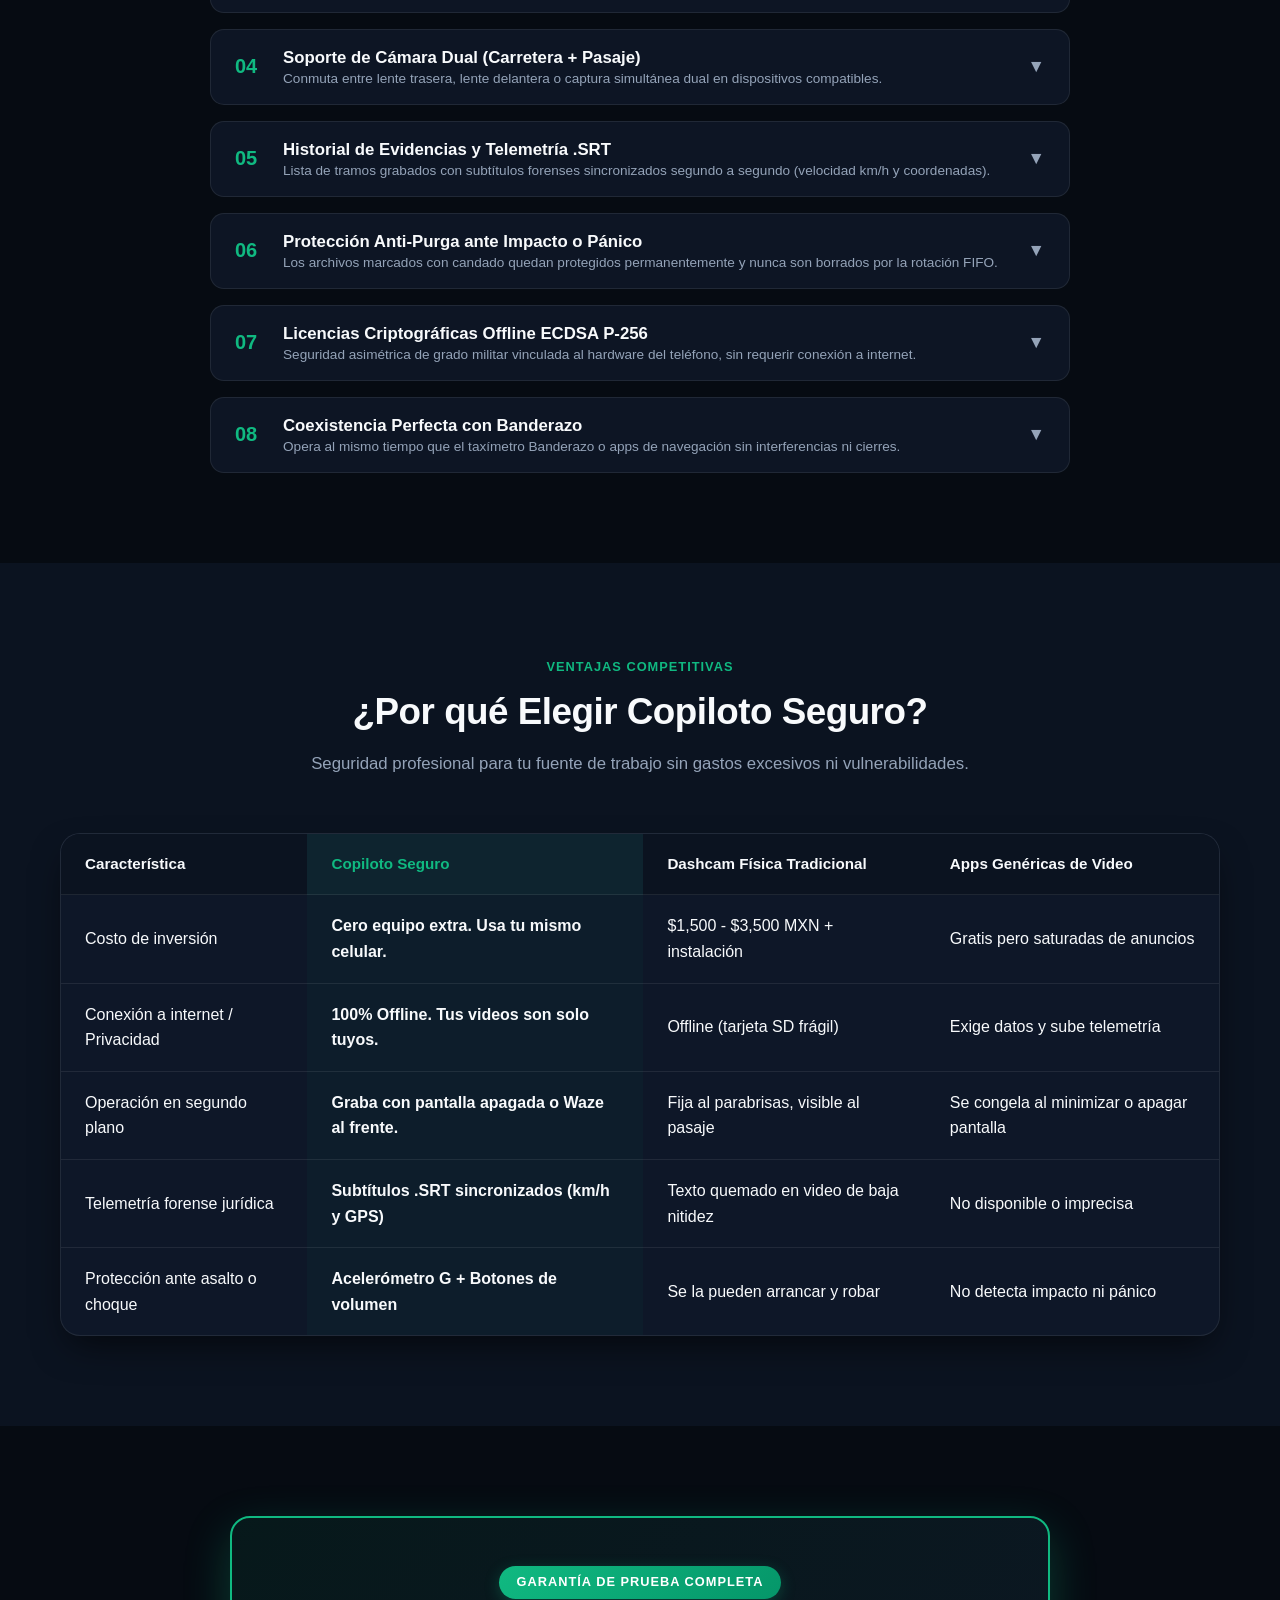
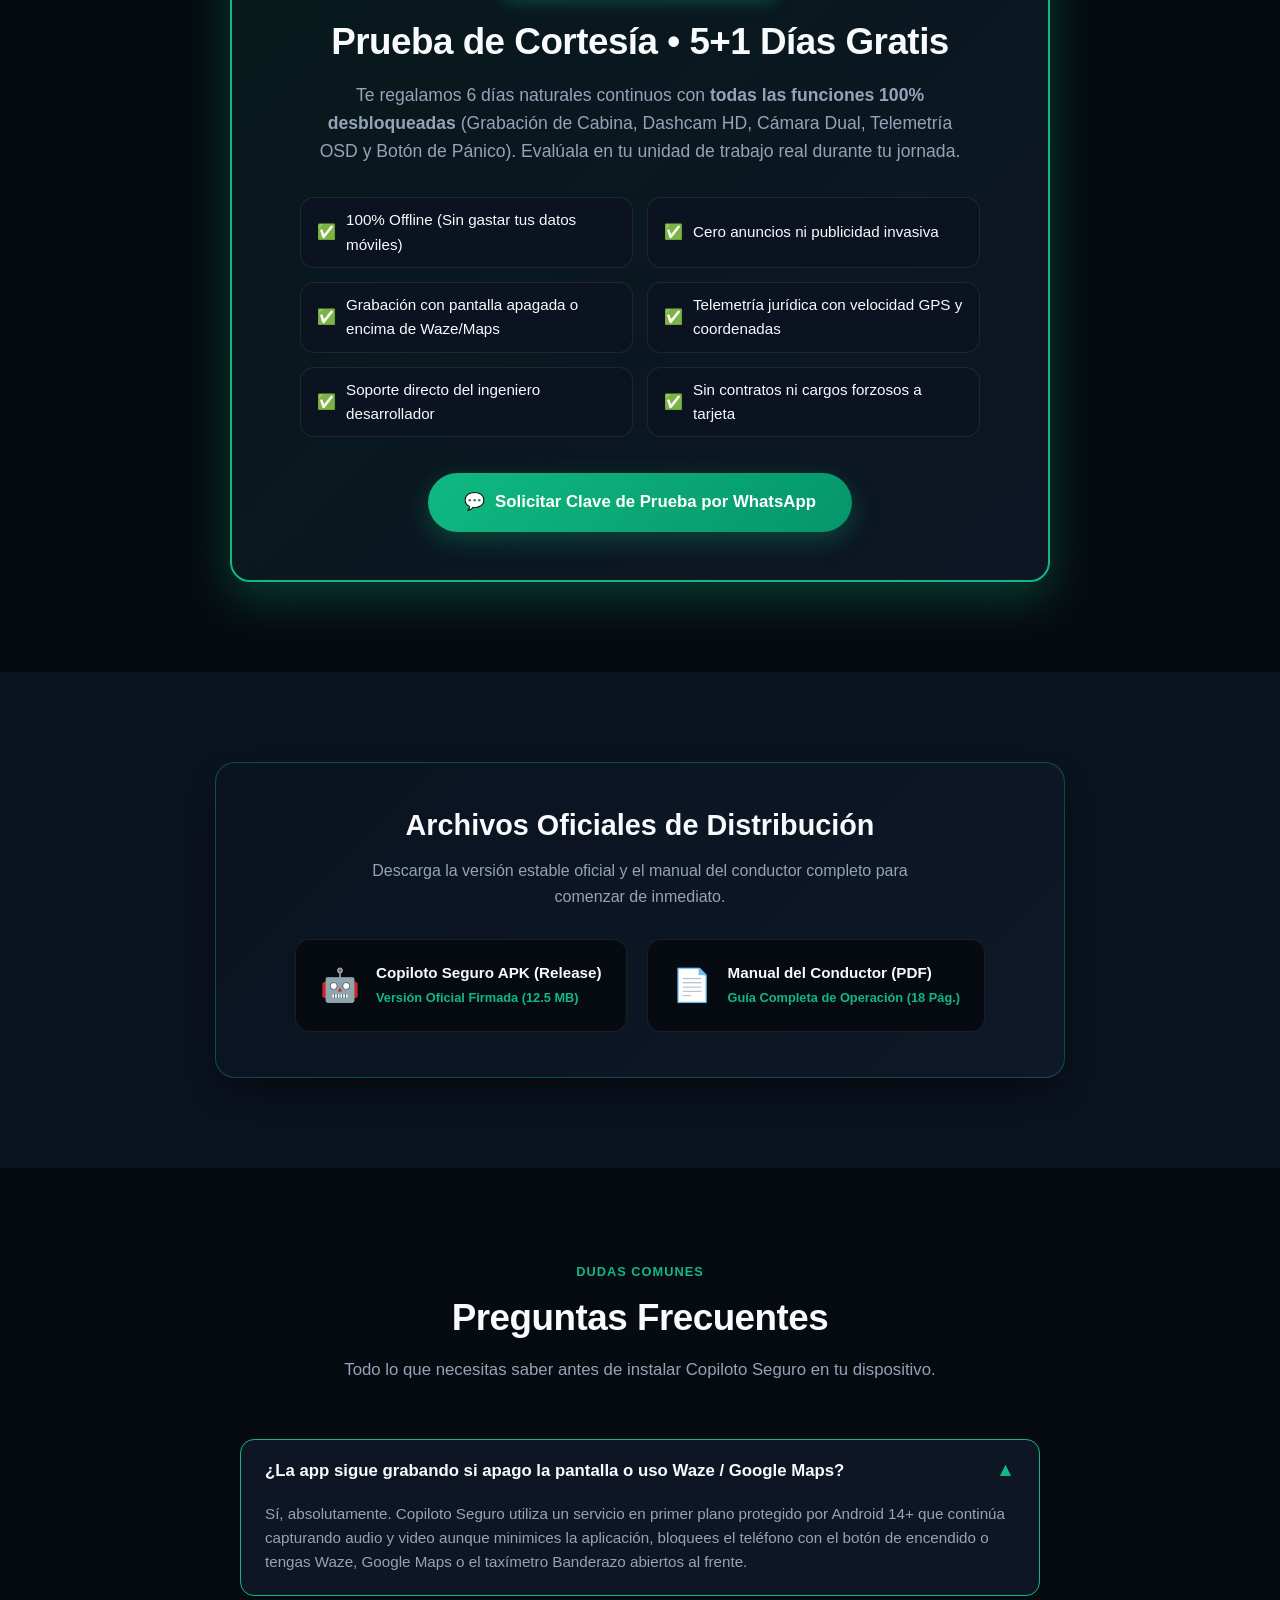
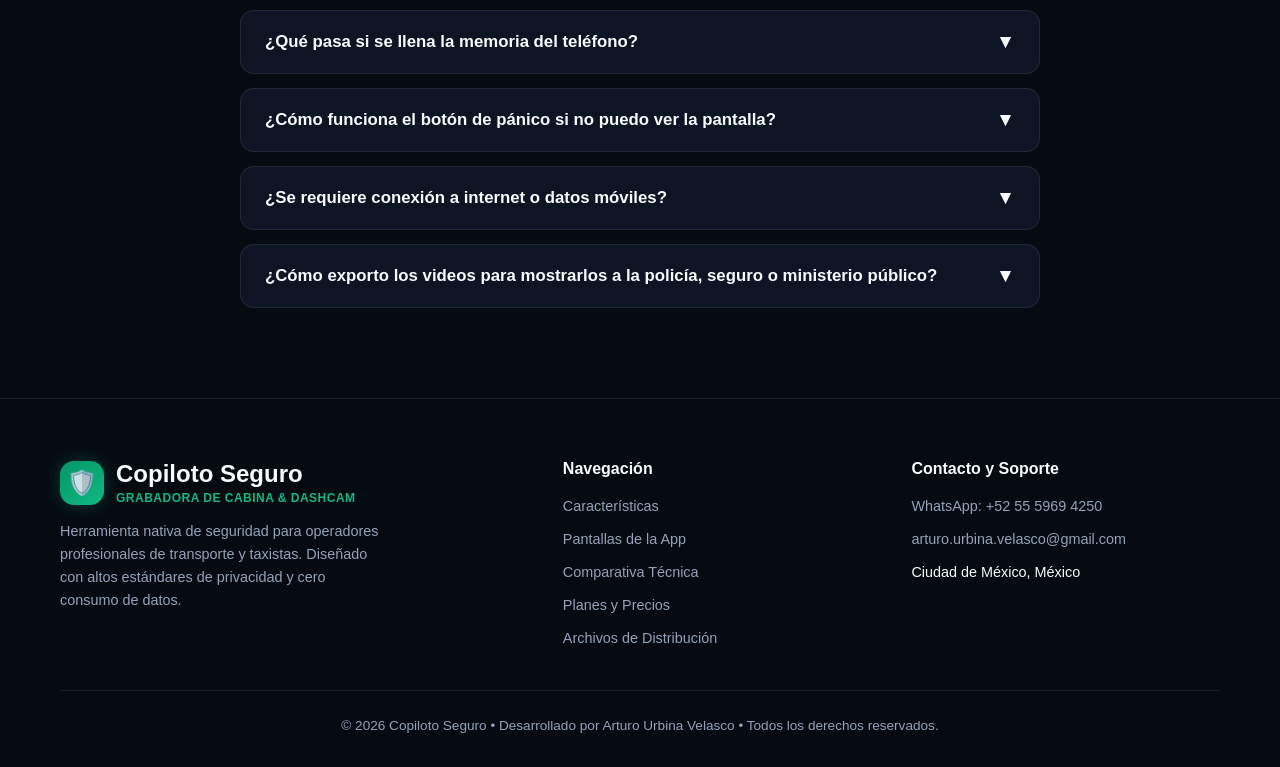
<file: copiloto-seguro/index.html>
<!DOCTYPE html>
<html lang="es" data-theme="dark">
<head>
  <meta charset="UTF-8">
  <meta name="viewport" content="width=device-width, initial-scale=1.0">
  <title>Copiloto Seguro • Grabadora de Cabina y Dashcam Profesional para Android</title>
  <meta name="description" content="Grabadora de audio de cabina y Dashcam de video para choferes y taxistas. 100% offline, grabación en segundo plano con pantalla apagada, telemetría GPS forense y protección de impacto.">
  <meta name="keywords" content="dashcam android, grabadora cabina taxi, camara seguridad taxi, dashcam segundo plano, dashcam offline, copiloto seguro">
  <meta name="author" content="Arturo Urbina Velasco">
  <meta name="theme-color" content="#060B12">

  <!-- Open Graph / Meta Social -->
  <meta property="og:type" content="website">
  <meta property="og:title" content="Copiloto Seguro • Grabadora de Cabina y Dashcam Profesional">
  <meta property="og:description" content="Seguridad profesional para conductores. Graba en segundo plano con pantalla apagada, cámara dual, telemetría forense SRT y cero consumo de datos.">
  <meta property="og:image" content="img/01_cabina_principal_hud.png">

  <!-- Estilos -->
  <link rel="stylesheet" href="css/styles.css">
</head>
<body>

  <!-- ========================================================================
       HEADER & NAVBAR
       ======================================================================== -->
  <header class="site-header">
    <div class="container">
      <nav class="navbar">
        <a href="#inicio" class="brand" aria-label="Copiloto Seguro Inicio">
          <div class="brand-badge">🛡️</div>
          <div class="brand-text">
            <h1>Copiloto Seguro</h1>
            <span data-i18n="brand_subtitle">Grabadora de Cabina & Dashcam</span>
          </div>
        </a>

        <ul class="nav-links">
          <li><a href="#caracteristicas" data-i18n="nav_features">Características</a></li>
          <li><a href="#pantallas" data-i18n="nav_screens">Pantallas</a></li>
          <li><a href="#comparativa" data-i18n="nav_comparison">Comparativa</a></li>
          <li><a href="#prueba" data-i18n="nav_trial">Prueba Gratis</a></li>
          <li><a href="#descargas" data-i18n="nav_downloads">Descargas</a></li>
          <li><a href="#faq" data-i18n="nav_faq">Preguntas</a></li>
        </ul>

        <div class="nav-actions">
          <button id="themeToggle" class="btn-icon" aria-label="Cambiar tema claro/oscuro" title="Tema">
            <span class="theme-icon">☀️</span>
          </button>
          <button id="langToggle" class="btn-icon lang-btn" aria-label="Cambiar idioma" title="Language">
            EN
          </button>
          <a href="https://wa.me/525559694250?text=Hola,%20quiero%20probar%20Copiloto%20Seguro" target="_blank" rel="noopener noreferrer" class="btn-cta-nav">
            <span>🛡️</span>
            <span data-i18n="nav_cta">Prueba 5 Días Gratis</span>
          </a>
        </div>
      </nav>
    </div>
  </header>

  <!-- ========================================================================
       HERO SECTION
       ======================================================================== -->
  <section id="inicio" class="hero-section">
    <div class="hero-glow"></div>
    <div class="container">
      <div class="hero-grid">
        <div class="hero-content">
          <div class="hero-badge">
            <span>🛡️</span>
            <span data-i18n="hero_badge">100% Offline • Seguridad para Choferes y Taxistas</span>
          </div>
          <h2 class="hero-title">
            <span data-i18n="hero_title_1">Tu Testigo Silencioso</span><br>
            <span class="gradient-text" data-i18n="hero_title_2">en Cada Viaje</span>
          </h2>
          <p class="hero-desc" data-i18n="hero_desc">
            Grabadora de cabina y Dashcam profesional para Android. Graba discretamente en segundo plano con la pantalla apagada o encima de Waze/Maps. Telemetría GPS forense, sensor de impacto y cero consumo de datos.
          </p>

          <div class="chip-list">
            <span class="chip">🔒 <span data-i18n="chip_offline">100% Offline (Sin internet)</span></span>
            <span class="chip">🌙 <span data-i18n="chip_stealth">Pantalla apagada o modo OLED</span></span>
            <span class="chip">📷 <span data-i18n="chip_dual">Cámara trasera, frontal o dual</span></span>
            <span class="chip">🛰️ <span data-i18n="chip_telemetry">Telemetría OSD (.SRT)</span></span>
            <span class="chip">⚡ <span data-i18n="chip_panic">Botón de pánico y sensor G</span></span>
          </div>

          <div class="hero-actions">
            <a href="https://wa.me/525559694250?text=Hola,%20quiero%20probar%20Copiloto%20Seguro" target="_blank" rel="noopener noreferrer" class="btn-primary">
              <span>🚀</span>
              <span data-i18n="hero_cta_primary">Solicitar Prueba Gratuita</span>
            </a>
            <a href="#descargas" class="btn-secondary">
              <span>📥</span>
              <span data-i18n="hero_cta_secondary">Descargar Manual PDF</span>
            </a>
          </div>
        </div>

        <div class="hero-mockup-wrapper">
          <div class="phone-frame">
            <div class="phone-screen">
              <img src="img/01_cabina_principal_hud.png" alt="Copiloto Seguro Pantalla Principal">
            </div>
          </div>
          <div class="phone-floating-badge">
            <span class="dot"></span>
            <span>GRABANDO EN SEGUNDO PLANO • 100% OFFLINE</span>
          </div>
        </div>
      </div>
    </div>
  </section>

  <!-- ========================================================================
       CARACTERÍSTICAS
       ======================================================================== -->
  <section id="caracteristicas" class="section section-alt">
    <div class="container">
      <div class="section-header">
        <span class="section-tag">Diseñado para la Calle</span>
        <h2 class="section-title">Protección Total sin Distracciones</h2>
        <p class="section-desc">Desarrollado para choferes de taxi, apps de transporte y repartidores que requieren respaldo visual y sonoro ante cualquier percance.</p>
      </div>

      <div class="features-grid">
        <div class="feature-card">
          <div class="feature-icon">🎙️</div>
          <h3>Grabación de Cabina Discreta</h3>
          <p>Audio nítido en formato AAC optimizado (~25 MB por hora). Graba continuamente sin saturar la memoria ni calentar el teléfono.</p>
        </div>

        <div class="feature-card">
          <div class="feature-icon">📹</div>
          <h3>Dashcam HD en Tramos Atómicos</h3>
          <p>Grabación continua en tramos de 1, 3 o 5 minutos. Si se apaga el teléfono repentinamente, todos los tramos previos quedan a salvo.</p>
        </div>

        <div class="feature-card">
          <div class="feature-icon">🔄</div>
          <h3>Rotación FIFO Inteligente</h3>
          <p>Tú decides el límite de memoria (2 GB, 5 GB, 10 GB). Los archivos más viejos se purgan automáticamente para que nunca te quedes sin espacio.</p>
        </div>

        <div class="feature-card">
          <div class="feature-icon">🛰️</div>
          <h3>Telemetría Forense OSD (.SRT)</h3>
          <p>Cada video genera un archivo de subtítulos sincronizado segundo a segundo con tu velocidad en km/h, coordenadas GPS y fecha exacta con valor jurídico.</p>
        </div>

        <div class="feature-card">
          <div class="feature-icon">💥</div>
          <h3>Detector de Choques & Pánico</h3>
          <p>El acelerómetro detecta impactos bruscos y bloquea automáticamente el tramo actual. También puedes protegerlo con 3 toques de volumen sin ver la pantalla.</p>
        </div>

        <div class="feature-card">
          <div class="feature-icon">🌙</div>
          <h3>Modo Pantalla Negra OLED</h3>
          <p>Apaga los píxeles de la pantalla para ahorrar batería y no revelar que estás grabando. Despierta en medio segundo con un doble toque.</p>
        </div>
      </div>
    </div>
  </section>

  <!-- ========================================================================
       SHOWCASE INTERACTIVO DE PANTALLAS
       ======================================================================== -->
  <section id="pantallas" class="section">
    <div class="container">
      <div class="section-header">
        <span class="section-tag" data-i18n="showcase_tag">Galería de la Aplicación</span>
        <h2 class="section-title" data-i18n="showcase_title">Explora Copiloto Seguro en Acción</h2>
        <p class="section-desc" data-i18n="showcase_desc">Toca cada pestaña para ver capturas reales tomadas directamente de un Samsung Galaxy S21 en funcionamiento.</p>
      </div>

      <div class="showcase-accordion">
        <!-- Pantalla 01 -->
        <div class="showcase-item active">
          <button class="showcase-header">
            <div class="showcase-header-left">
              <span class="showcase-item-num">01</span>
              <div class="showcase-item-text">
                <h4 data-i18n="tab_1_title">Cabina Principal & Telemetría OSD</h4>
                <p data-i18n="tab_1_desc">Control táctil gigante, indicador satelital GPS en vivo y accesos directos.</p>
              </div>
            </div>
            <span class="showcase-arrow">▼</span>
          </button>
          <div class="showcase-body">
            <div class="showcase-body-content">
              <div class="showcase-frame">
                <img src="img/01_cabina_principal_hud.png" alt="Cabina Principal y Telemetría">
              </div>
              <p class="showcase-caption">Visualización limpia tipo HUD con botón táctil central de grabación, estado satelital GPS con coordenadas y accesos instantáneos de protección y modo OLED.</p>
            </div>
          </div>
        </div>

        <!-- Pantalla 02 -->
        <div class="showcase-item">
          <button class="showcase-header">
            <div class="showcase-header-left">
              <span class="showcase-item-num">02</span>
              <div class="showcase-item-text">
                <h4 data-i18n="tab_2_title">Grabación en Segundo Plano (REC Activo)</h4>
                <p data-i18n="tab_2_desc">Cronómetro en vivo, indicador parpadeante y buffer de almacenamiento.</p>
              </div>
            </div>
            <span class="showcase-arrow">▼</span>
          </button>
          <div class="showcase-body">
            <div class="showcase-body-content">
              <div class="showcase-frame">
                <img src="img/02_grabacion_activa_telemetria.png" alt="Grabación Activa en Segundo Plano">
              </div>
              <p class="showcase-caption">El servicio protegido continúa grabando aunque bloquees la pantalla o abras el navegador Waze o Google Maps.</p>
            </div>
          </div>
        </div>

        <!-- Pantalla 03 -->
        <div class="showcase-item">
          <button class="showcase-header">
            <div class="showcase-header-left">
              <span class="showcase-item-num">03</span>
              <div class="showcase-item-text">
                <h4 data-i18n="tab_3_title">Modos de Captura Configurables</h4>
                <p data-i18n="tab_3_desc">Solo Audio (~25 MB/h), Solo Video o Audio + Video Dashcam.</p>
              </div>
            </div>
            <span class="showcase-arrow">▼</span>
          </button>
          <div class="showcase-body">
            <div class="showcase-body-content">
              <div class="showcase-frame">
                <img src="img/03_ajustes_modos_captura.png" alt="Modos de Captura Configurables">
              </div>
              <p class="showcase-caption">Personaliza la duración de tramos atómicos (1, 3 o 5 min) y el límite de memoria asignado para la rotación automática FIFO.</p>
            </div>
          </div>
        </div>

        <!-- Pantalla 04 -->
        <div class="showcase-item">
          <button class="showcase-header">
            <div class="showcase-header-left">
              <span class="showcase-item-num">04</span>
              <div class="showcase-item-text">
                <h4 data-i18n="tab_4_title">Soporte de Cámara Dual (Carretera + Pasaje)</h4>
                <p data-i18n="tab_4_desc">Conmuta entre lente trasera, frontal o grabación simultánea dual.</p>
              </div>
            </div>
            <span class="showcase-arrow">▼</span>
          </button>
          <div class="showcase-body">
            <div class="showcase-body-content">
              <div class="showcase-frame">
                <img src="img/04_modo_dual_camaras.png" alt="Cámara Dual Concurrente">
              </div>
              <p class="showcase-caption">En teléfonos con soporte multiprocesador de cámara, graba simultáneamente el camino hacia adelante y la cabina interior.</p>
            </div>
          </div>
        </div>

        <!-- Pantalla 05 -->
        <div class="showcase-item">
          <button class="showcase-header">
            <div class="showcase-header-left">
              <span class="showcase-item-num">05</span>
              <div class="showcase-item-text">
                <h4 data-i18n="tab_5_title">Historial de Evidencias y Telemetría .SRT</h4>
                <p data-i18n="tab_5_desc">Lista de tramos grabados con subtítulos forenses y exportación masiva a USB.</p>
              </div>
            </div>
            <span class="showcase-arrow">▼</span>
          </button>
          <div class="showcase-body">
            <div class="showcase-body-content">
              <div class="showcase-frame">
                <img src="img/05_historial_evidencias_srt.png" alt="Historial de Evidencias y Telemetría SRT">
              </div>
              <p class="showcase-caption">Explorador de tramos con tamaño, duración, archivos de subtítulos sincronizados .SRT con valor pericial y exportación rápida.</p>
            </div>
          </div>
        </div>

        <!-- Pantalla 06 -->
        <div class="showcase-item">
          <button class="showcase-header">
            <div class="showcase-header-left">
              <span class="showcase-item-num">06</span>
              <div class="showcase-item-text">
                <h4 data-i18n="tab_6_title">Protección Anti-Purga ante Impacto o Pánico</h4>
                <p data-i18n="tab_6_desc">Los archivos con candado quedan protegidos permanentemente contra la rotación.</p>
              </div>
            </div>
            <span class="showcase-arrow">▼</span>
          </button>
          <div class="showcase-body">
            <div class="showcase-body-content">
              <div class="showcase-frame">
                <img src="img/06_evidencias_protegidas_panico.png" alt="Evidencias Protegidas Anti-Purga">
              </div>
              <p class="showcase-caption">Al detectar un choque o al pulsar 3 veces cualquier botón de volumen, el tramo en curso se blinda (.locked) y jamás es borrado por la rotación.</p>
            </div>
          </div>
        </div>

        <!-- Pantalla 07 -->
        <div class="showcase-item">
          <button class="showcase-header">
            <div class="showcase-header-left">
              <span class="showcase-item-num">07</span>
              <div class="showcase-item-text">
                <h4 data-i18n="tab_7_title">Licencias Criptográficas Offline ECDSA P-256</h4>
                <p data-i18n="tab_7_desc">Seguridad asimétrica de grado militar vinculada al hardware del teléfono.</p>
              </div>
            </div>
            <span class="showcase-arrow">▼</span>
          </button>
          <div class="showcase-body">
            <div class="showcase-body-content">
              <div class="showcase-frame">
                <img src="img/07_licencia_activada_ecdsa.png" alt="Licencia Criptográfica Activada">
              </div>
              <p class="showcase-caption">Activación sin internet mediante ancla de 22 caracteres hexadecimales y firma criptográfica asimétrica.</p>
            </div>
          </div>
        </div>

        <!-- Pantalla 08 -->
        <div class="showcase-item">
          <button class="showcase-header">
            <div class="showcase-header-left">
              <span class="showcase-item-num">08</span>
              <div class="showcase-item-text">
                <h4 data-i18n="tab_8_title">Coexistencia Perfecta con Banderazo</h4>
                <p data-i18n="tab_8_desc">Opera al mismo tiempo que el taxímetro Banderazo sin interferencias.</p>
              </div>
            </div>
            <span class="showcase-arrow">▼</span>
          </button>
          <div class="showcase-body">
            <div class="showcase-body-content">
              <div class="showcase-frame">
                <img src="img/08_coexistencia_banderazo.png" alt="Coexistencia con Banderazo">
              </div>
              <p class="showcase-caption">Ambas herramientas corren simultáneamente en segundo plano, permitiendo cobrar el viaje con Banderazo mientras Copiloto Seguro graba la cabina.</p>
            </div>
          </div>
        </div>
      </div>
    </div>
  </section>

  <!-- ========================================================================
       COMPARATIVA
       ======================================================================== -->
  <section id="comparativa" class="section section-alt">
    <div class="container">
      <div class="section-header">
        <span class="section-tag" data-i18n="comp_tag">Ventajas Competitivas</span>
        <h2 class="section-title" data-i18n="comp_title">¿Por qué Elegir Copiloto Seguro?</h2>
        <p class="section-desc" data-i18n="comp_desc">Una solución completa de ingeniería pensada para el trabajo real.</p>
      </div>

      <div class="comparison-wrapper">
        <table class="comparison-table">
          <thead>
            <tr>
              <th data-i18n="th_feature">Característica</th>
              <th class="col-highlight" data-i18n="th_copiloto">Copiloto Seguro</th>
              <th data-i18n="th_dashcam">Dashcam Física Tradicional</th>
              <th data-i18n="th_others">Apps Genéricas de Video</th>
            </tr>
          </thead>
          <tbody>
            <tr>
              <td data-i18n="row_1_name">Costo de inversión</td>
              <td class="col-highlight" data-i18n="row_1_copiloto">Cero equipo extra. Usa tu mismo celular.</td>
              <td data-i18n="row_1_dashcam">$1,500 - $3,500 MXN + instalación</td>
              <td data-i18n="row_1_others">Gratis pero saturadas de anuncios</td>
            </tr>
            <tr>
              <td data-i18n="row_2_name">Conexión a internet / Privacidad</td>
              <td class="col-highlight" data-i18n="row_2_copiloto">100% Offline. Tus videos son solo tuyos.</td>
              <td data-i18n="row_2_dashcam">Offline (tarjeta SD frágil)</td>
              <td data-i18n="row_2_others">Exige datos y sube telemetría</td>
            </tr>
            <tr>
              <td data-i18n="row_3_name">Operación en segundo plano</td>
              <td class="col-highlight" data-i18n="row_3_copiloto">Graba con pantalla apagada o Waze al frente.</td>
              <td data-i18n="row_3_dashcam">Fija al parabrisas, visible al pasaje</td>
              <td data-i18n="row_3_others">Se congela al minimizar o apagar pantalla</td>
            </tr>
            <tr>
              <td data-i18n="row_4_name">Telemetría forense jurídica</td>
              <td class="col-highlight" data-i18n="row_4_copiloto">Subtítulos .SRT sincronizados (km/h y GPS)</td>
              <td data-i18n="row_4_dashcam">Texto quemado en video de baja nitidez</td>
              <td data-i18n="row_4_others">No disponible o imprecisa</td>
            </tr>
            <tr>
              <td data-i18n="row_5_name">Protección ante asalto o choque</td>
              <td class="col-highlight" data-i18n="row_5_copiloto">Acelerómetro G + Botones de volumen</td>
              <td data-i18n="row_5_dashcam">Se la pueden arrancar y robar</td>
              <td data-i18n="row_5_others">No detecta impacto ni pánico</td>
            </tr>
          </tbody>
        </table>
      </div>
    </div>
  </section>

  <!-- ========================================================================
       PRUEBA GRATUITA (GARANTÍA Y CONVERSIÓN WHATSAPP)
       ======================================================================== -->
  <section id="prueba" class="section">
    <div class="container">
      <div class="trial-hero-card">
        <div class="trial-badge">GARANTÍA DE PRUEBA COMPLETA</div>
        <h2 class="section-title">Prueba de Cortesía • 5+1 Días Gratis</h2>
        <p class="trial-desc">
          Te regalamos 6 días naturales continuos con <strong>todas las funciones 100% desbloqueadas</strong> (Grabación de Cabina, Dashcam HD, Cámara Dual, Telemetría OSD y Botón de Pánico). Evalúala en tu unidad de trabajo real durante tu jornada.
        </p>

        <div class="trial-checklist">
          <div class="trial-check-item"><span>✅</span> 100% Offline (Sin gastar tus datos móviles)</div>
          <div class="trial-check-item"><span>✅</span> Cero anuncios ni publicidad invasiva</div>
          <div class="trial-check-item"><span>✅</span> Grabación con pantalla apagada o encima de Waze/Maps</div>
          <div class="trial-check-item"><span>✅</span> Telemetría jurídica con velocidad GPS y coordenadas</div>
          <div class="trial-check-item"><span>✅</span> Soporte directo del ingeniero desarrollador</div>
          <div class="trial-check-item"><span>✅</span> Sin contratos ni cargos forzosos a tarjeta</div>
        </div>

        <div class="trial-cta-wrap">
          <a href="https://wa.me/525559694250?text=Hola,%20solicito%20mi%20clave%20de%20prueba%20gratuita%20para%20Copiloto%20Seguro" target="_blank" rel="noopener noreferrer" class="btn-primary" style="font-size: 1.05rem; padding: 16px 36px;">
            <span>💬</span>
            <span>Solicitar Clave de Prueba por WhatsApp</span>
          </a>
        </div>
      </div>
    </div>
  </section>

  <!-- ========================================================================
       DESCARGAS OFICIALES
       ======================================================================== -->
  <section id="descargas" class="section section-alt">
    <div class="container">
      <div class="download-box">
        <h3 data-i18n="download_title">Archivos Oficiales de Distribución</h3>
        <p data-i18n="download_desc">Descarga directa del instalador APK para Android y el manual del conductor completo en formato PDF listo para consulta.</p>

        <div class="download-links">
          <a href="https://wa.me/525559694250?text=Hola,%20quiero%20descargar%20el%20APK%20de%20Copiloto%20Seguro%20para%20probarlo" target="_blank" rel="noopener noreferrer" class="download-card">
            <div class="download-icon">🤖</div>
            <div>
              <h4 data-i18n="download_apk_title">Copiloto Seguro APK (Release)</h4>
              <span data-i18n="download_apk_sub">Solicitar por WhatsApp (12.5 MB)</span>
            </div>
          </a>

          <a href="CopilotoSeguro-manual-del-conductor.pdf" target="_blank" class="download-card">
            <div class="download-icon">📄</div>
            <div>
              <h4 data-i18n="download_pdf_title">Manual del Conductor (PDF)</h4>
              <span data-i18n="download_pdf_sub">Descargar Guía Completa (18 Pág.)</span>
            </div>
          </a>
        </div>
      </div>
    </div>
  </section>

  <!-- ========================================================================
       FAQ (PREGUNTAS FRECUENTES)
       ======================================================================== -->
  <section id="faq" class="section">
    <div class="container">
      <div class="section-header">
        <span class="section-tag">Dudas Comunes</span>
        <h2 class="section-title">Preguntas Frecuentes</h2>
        <p class="section-desc">Todo lo que necesitas saber antes de instalar Copiloto Seguro en tu dispositivo.</p>
      </div>

      <div class="faq-accordion">
        <div class="faq-item active">
          <button class="faq-question">
            <span>¿La app sigue grabando si apago la pantalla o uso Waze / Google Maps?</span>
            <span class="faq-arrow">▼</span>
          </button>
          <div class="faq-answer">
            <p>Sí, absolutamente. Copiloto Seguro utiliza un servicio en primer plano protegido por Android 14+ que continúa capturando audio y video aunque minimices la aplicación, bloquees el teléfono con el botón de encendido o tengas Waze, Google Maps o el taxímetro Banderazo abiertos al frente.</p>
          </div>
        </div>

        <div class="faq-item">
          <button class="faq-question">
            <span>¿Qué pasa si se llena la memoria del teléfono?</span>
            <span class="faq-arrow">▼</span>
          </button>
          <div class="faq-answer">
            <p>La aplicación cuenta con rotación circular FIFO inteligente. Tú defines un tope de almacenamiento en los Ajustes (por ejemplo, 5 GB). Cuando la memoria asignada se llena, la app elimina automáticamente los tramos más viejos para dejar espacio a los nuevos. Los archivos que hayas protegido ante un choque o con el botón de pánico jamás se borran.</p>
          </div>
        </div>

        <div class="faq-item">
          <button class="faq-question">
            <span>¿Cómo funciona el botón de pánico si no puedo ver la pantalla?</span>
            <span class="faq-arrow">▼</span>
          </button>
          <div class="faq-answer">
            <p>Si sientes que una situación de riesgo está ocurriendo en tu unidad, presiona rápidamente 3 veces seguidas cualquier botón de volumen de tu teléfono. El sistema emitirá una vibración silenciosa de confirmación y marcará el tramo en curso con candado de protección permanente (.locked) sin que el pasajero sospeche nada.</p>
          </div>
        </div>

        <div class="faq-item">
          <button class="faq-question">
            <span>¿Se requiere conexión a internet o datos móviles?</span>
            <span class="faq-arrow">▼</span>
          </button>
          <div class="faq-answer">
            <p>No. Copiloto Seguro es 100% offline. No consume ni un solo megabyte de tu paquete de datos ni sube tus grabaciones a ningún servidor en la nube. Todas tus evidencias y archivos de telemetría quedan resguardados exclusivamente dentro del almacenamiento interno de tu teléfono.</p>
          </div>
        </div>

        <div class="faq-item">
          <button class="faq-question">
            <span>¿Cómo exporto los videos para mostrarlos a la policía, seguro o ministerio público?</span>
            <span class="faq-arrow">▼</span>
          </button>
          <div class="faq-answer">
            <p>En la pestaña "Evidencias", presiona el botón "Exportar a USB / Carpeta Pública". La aplicación copiará instantáneamente todos los videos y subtítulos .SRT a la carpeta estándar <code>Descargas/CopilotoSeguro/</code> de tu teléfono, de donde podrás conectarlo a cualquier computadora con cable USB o pasar los archivos por WhatsApp o memoria externa.</p>
          </div>
        </div>
      </div>
    </div>
  </section>

  <!-- ========================================================================
       FOOTER
       ======================================================================== -->
  <footer class="site-footer">
    <div class="container">
      <div class="footer-grid">
        <div class="footer-brand">
          <div class="brand">
            <div class="brand-badge">🛡️</div>
            <div class="brand-text">
              <h2>Copiloto Seguro</h2>
              <span>Grabadora de Cabina & Dashcam</span>
            </div>
          </div>
          <p>Herramienta nativa de seguridad para operadores profesionales de transporte y taxistas. Diseñado con altos estándares de privacidad y cero consumo de datos.</p>
        </div>

        <div class="footer-col">
          <h4>Navegación</h4>
          <ul class="footer-links">
            <li><a href="#caracteristicas">Características</a></li>
            <li><a href="#pantallas">Pantallas de la App</a></li>
            <li><a href="#comparativa">Comparativa Técnica</a></li>
            <li><a href="#planes">Planes y Precios</a></li>
            <li><a href="#descargas">Archivos de Distribución</a></li>
          </ul>
        </div>

        <div class="footer-col">
          <h4>Contacto y Soporte</h4>
          <ul class="footer-links">
            <li><a href="https://wa.me/525559694250" target="_blank" rel="noopener noreferrer">WhatsApp: +52 55 5969 4250</a></li>
            <li><a href="mailto:arturo.urbina.velasco@gmail.com">arturo.urbina.velasco@gmail.com</a></li>
            <li>Ciudad de México, México</li>
          </ul>
        </div>
      </div>

      <div class="footer-bottom">
        <p>&copy; 2026 Copiloto Seguro • Desarrollado por Arturo Urbina Velasco • Todos los derechos reservados.</p>
      </div>
    </div>
  </footer>

  <!-- Scripts -->
  <script src="js/app.js"></script>
</body>
</html>
</file>
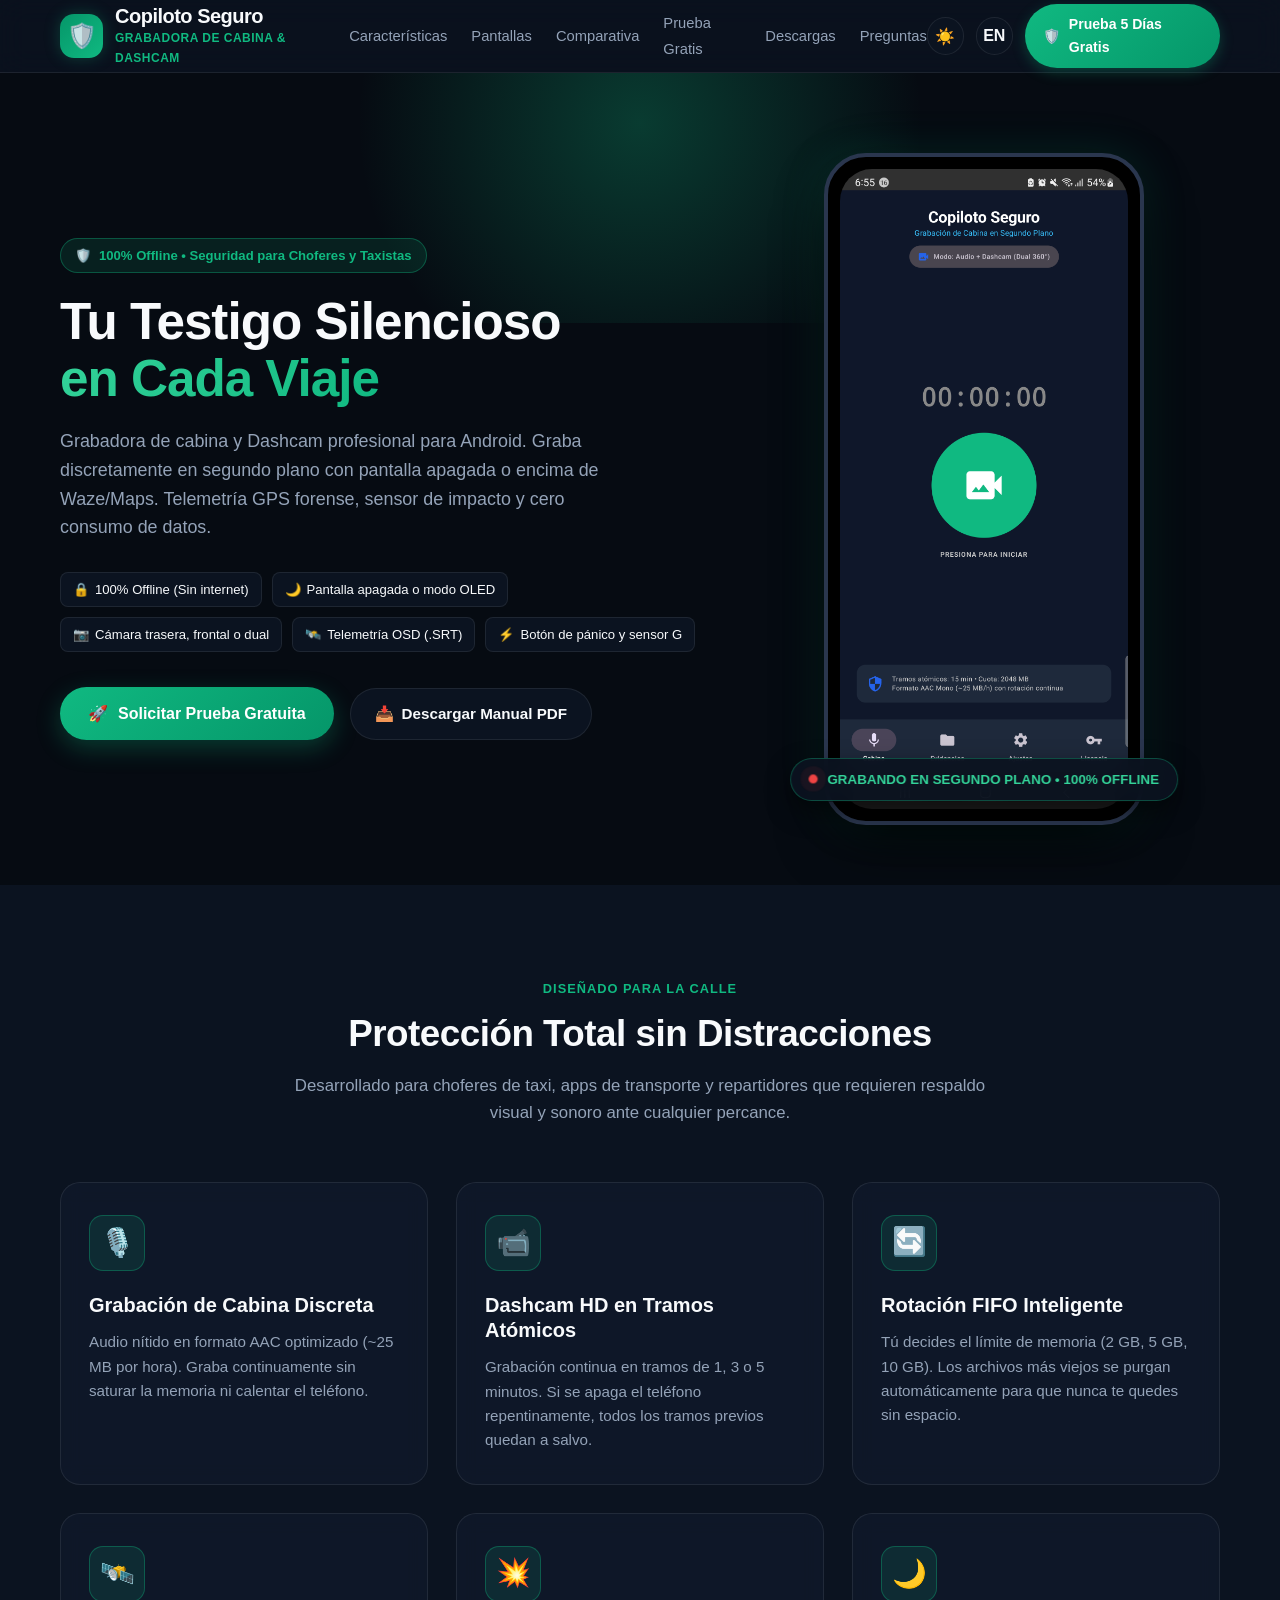
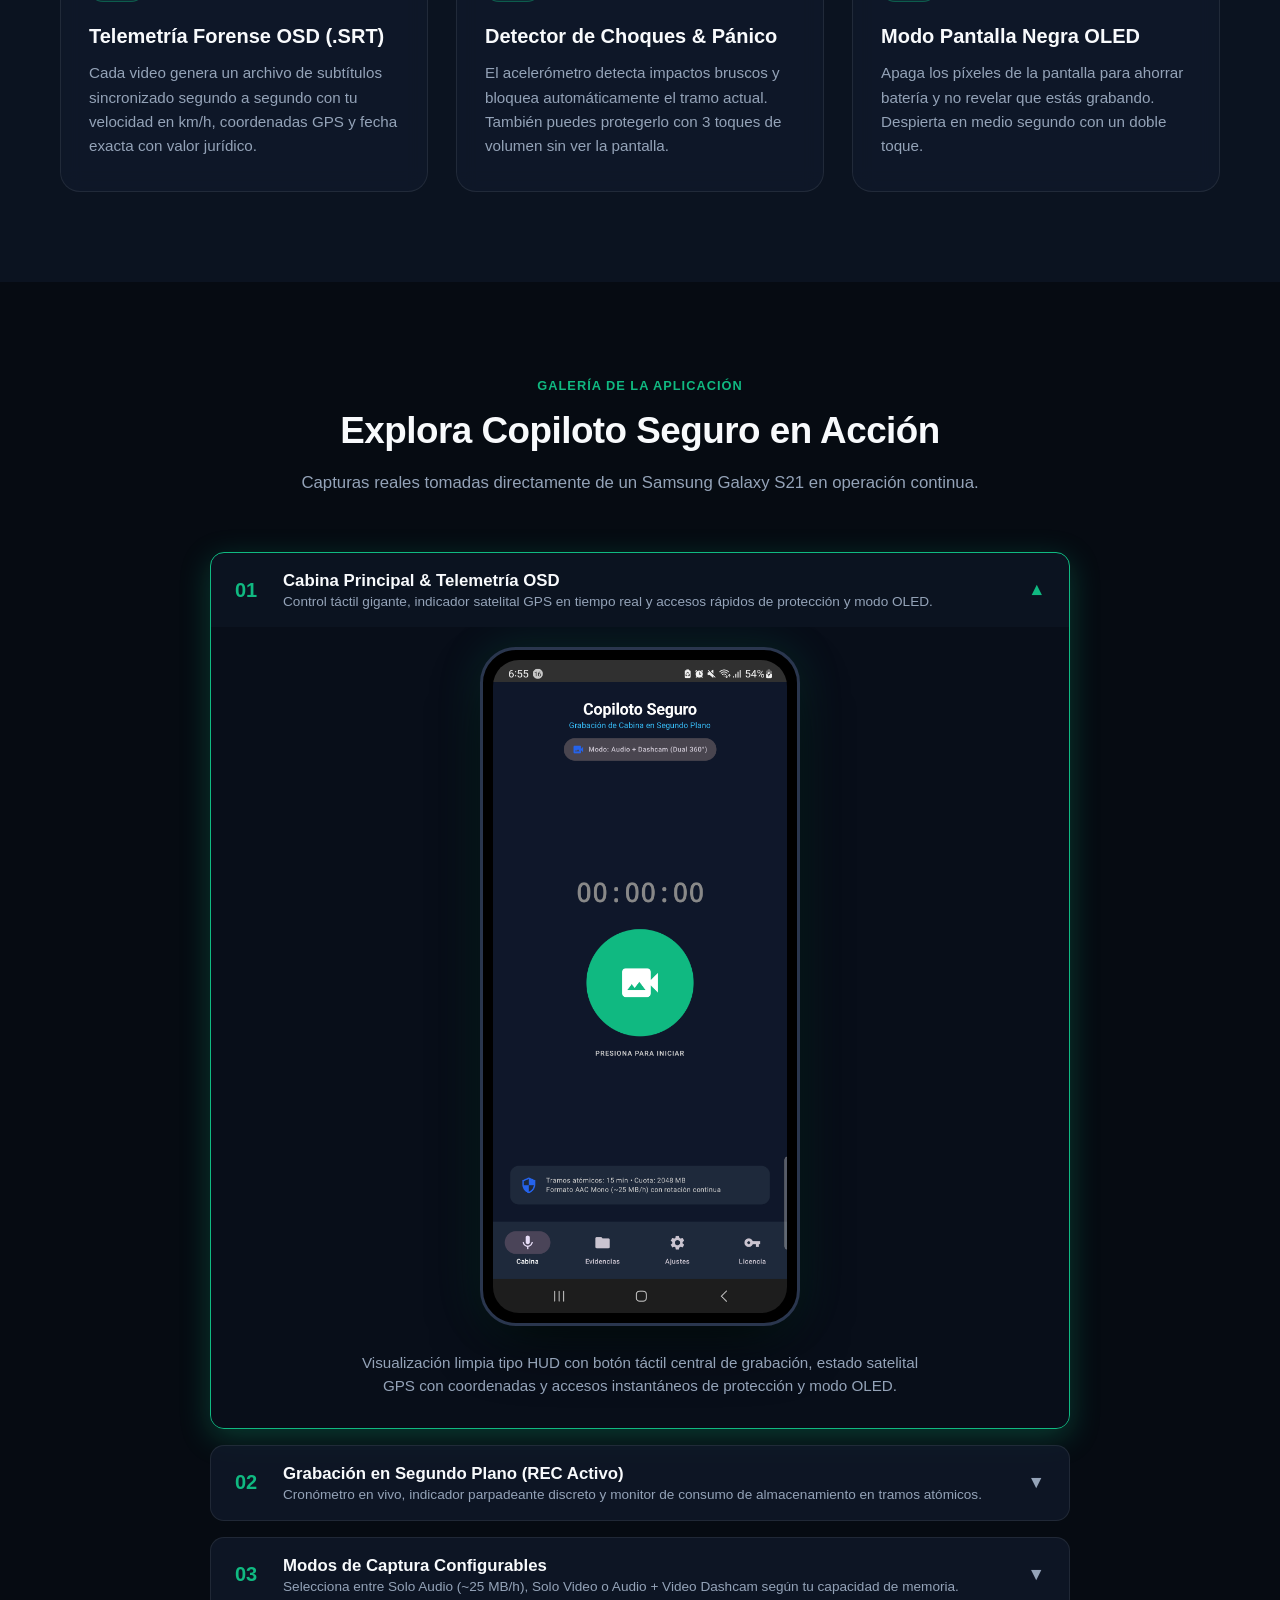
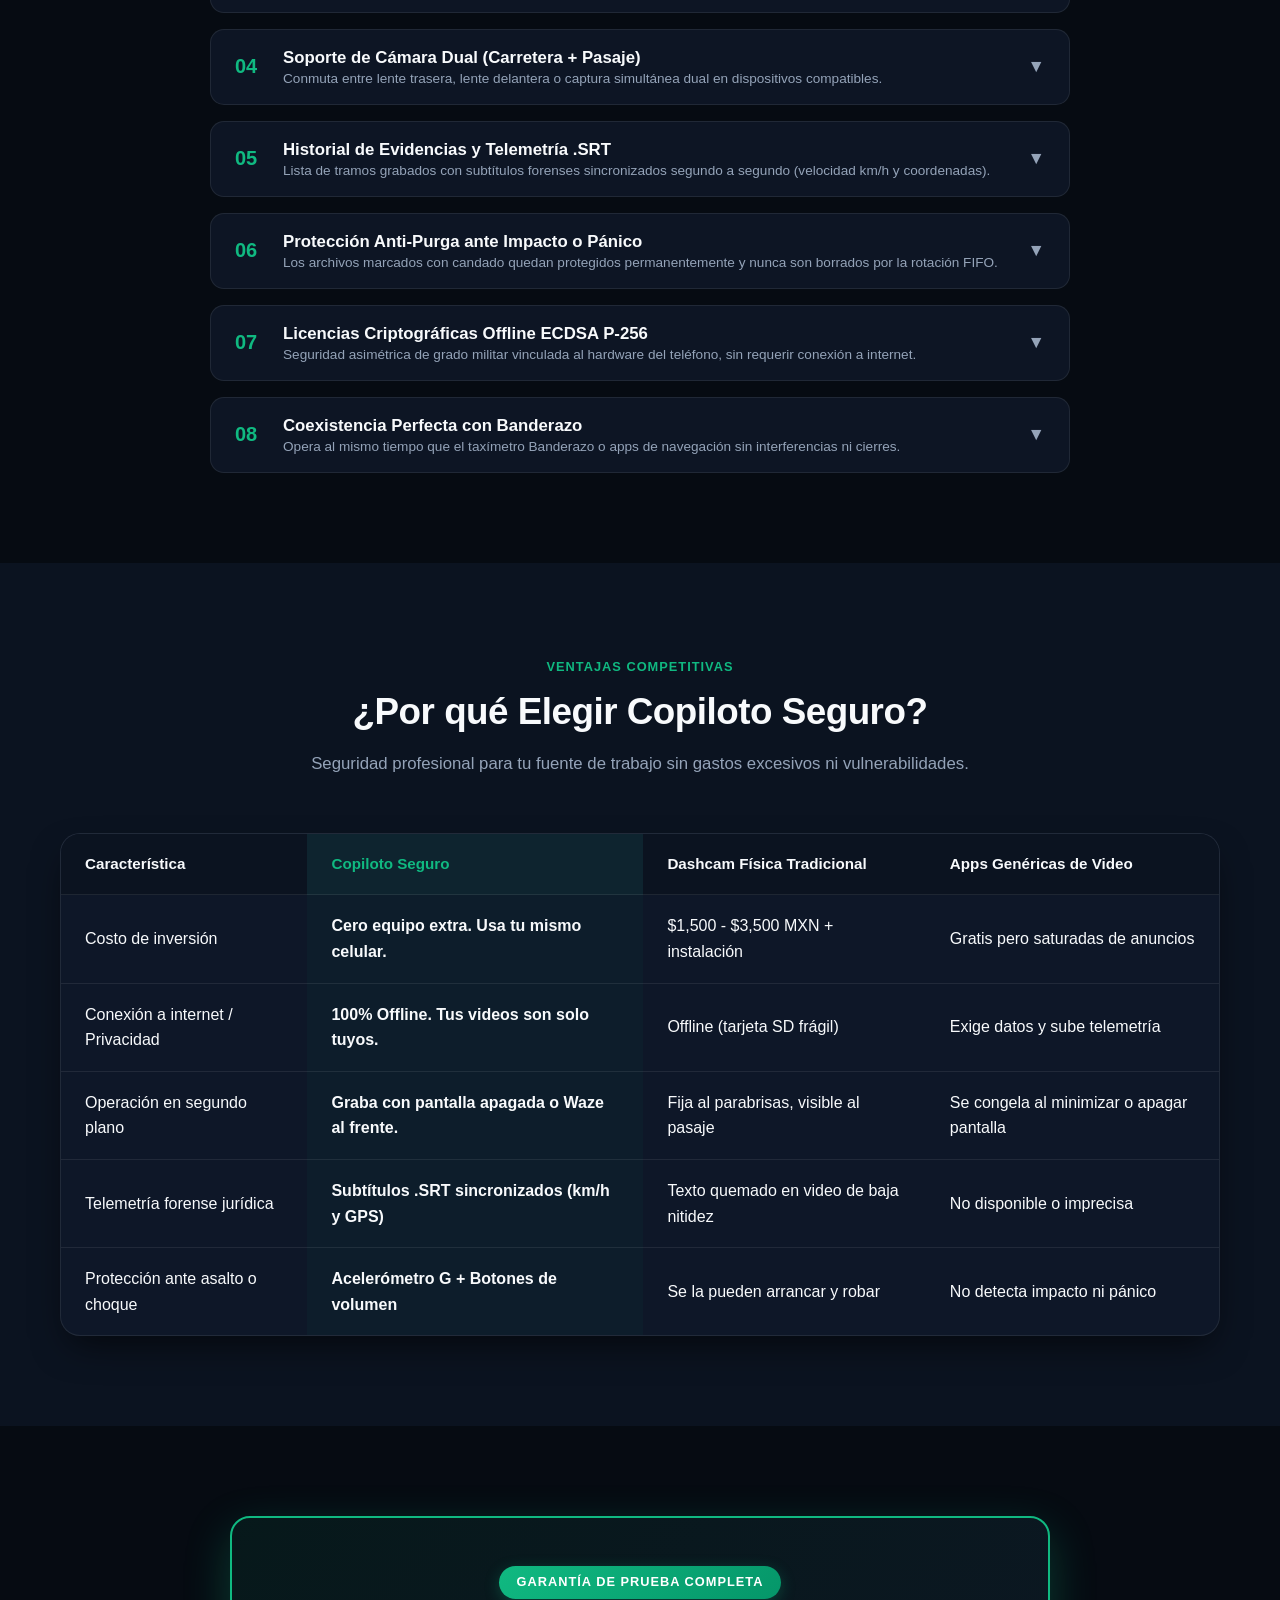
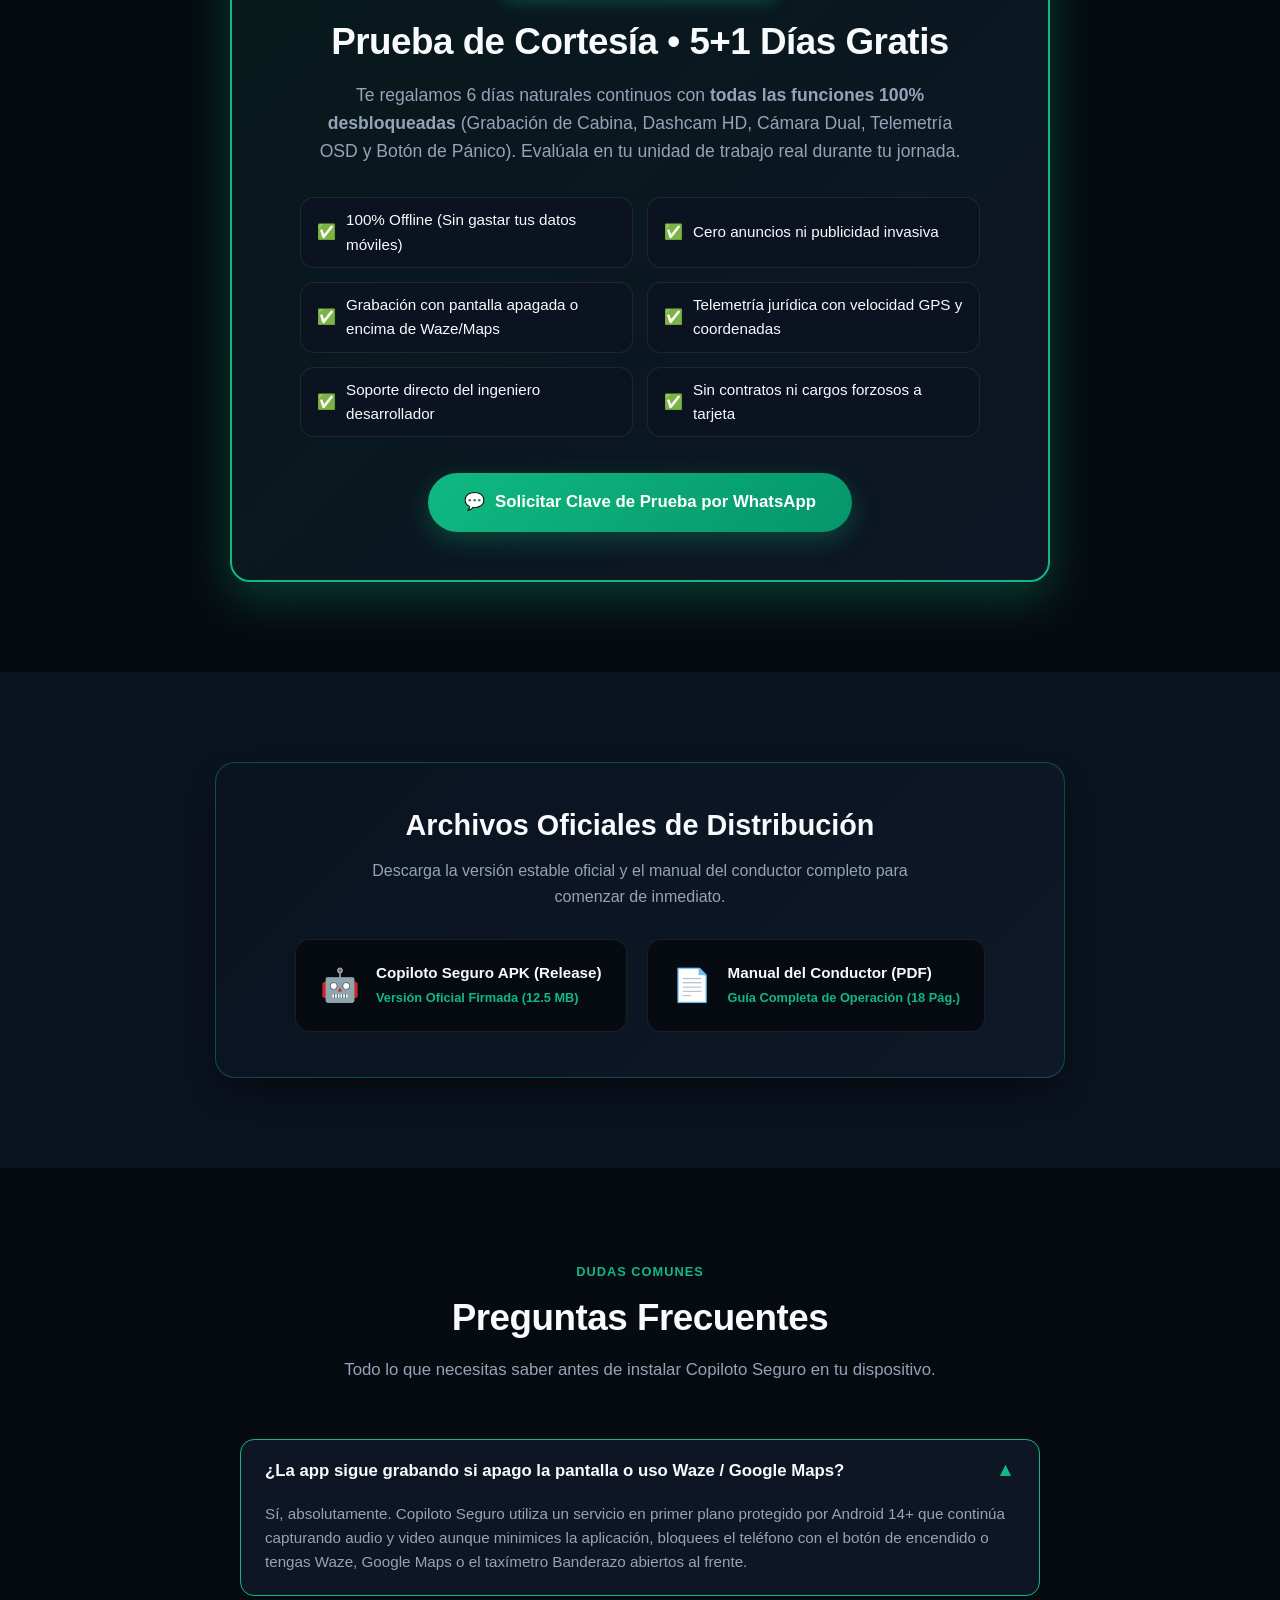
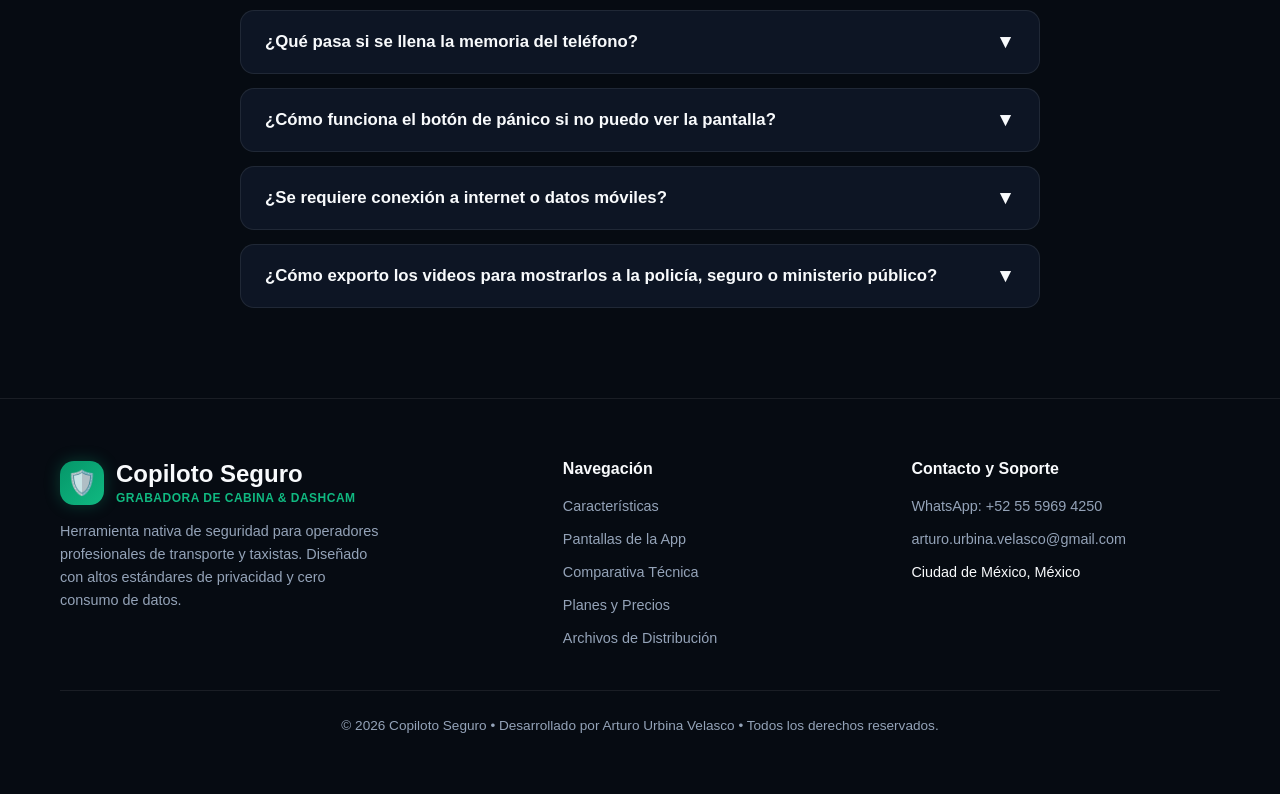
<file: dashcam/index.html>
<!DOCTYPE html>
<html lang="es">
<head>
  <meta charset="UTF-8">
  <meta http-equiv="refresh" content="0; url=../copiloto-seguro/">
  <link rel="canonical" href="https://arturourbinavelasco.github.io/copiloto-seguro/">
  <title>Redireccionando a Copiloto Seguro...</title>
</head>
<body>
  <p>Redireccionando a <a href="../copiloto-seguro/">Copiloto Seguro - Grabadora de Cabina y Dashcam Profesional</a>...</p>
</body>
</html>
</file>
<file: banderazo/css/styles.css>
/* ==========================================================================
   BANDERAZO · TAXÍMETRO DIGITAL SATELITAL
   Hoja de estilos moderna, responsiva y accesible con soporte Dark/Light
   ========================================================================== */

:root {
  /* Paleta Base - Modo Oscuro (Por defecto) */
  --bg-main: #070B14;
  --bg-surface: #0E1526;
  --bg-card: rgba(18, 27, 47, 0.75);
  --bg-card-hover: rgba(28, 41, 71, 0.85);
  --bg-glass: rgba(14, 21, 38, 0.8);
  --bg-input: #131E35;

  --text-main: #F8FAFC;
  --text-muted: #94A3B8;
  --text-dim: #64748B;

  --accent-amber: #F59E0B;
  --accent-amber-glow: rgba(245, 158, 11, 0.25);
  --accent-green: #10B981;
  --accent-green-glow: rgba(16, 185, 129, 0.25);
  --accent-blue: #38BDF8;
  --accent-blue-glow: rgba(56, 189, 248, 0.2);

  --border-subtle: rgba(255, 255, 255, 0.08);
  --border-accent: rgba(245, 158, 11, 0.35);

  --shadow-card: 0 16px 36px -10px rgba(0, 0, 0, 0.6);
  --shadow-phone: 0 25px 60px -15px rgba(0, 0, 0, 0.9), 0 0 40px rgba(56, 189, 248, 0.12);

  --radius-sm: 8px;
  --radius-md: 14px;
  --radius-lg: 20px;
  --radius-full: 9999px;

  --transition-fast: 0.18s ease;
  --transition-normal: 0.3s ease;
}

/* Modo Claro */
[data-theme="light"] {
  --bg-main: #F8FAFC;
  --bg-surface: #FFFFFF;
  --bg-card: rgba(255, 255, 255, 0.85);
  --bg-card-hover: rgba(241, 245, 249, 0.95);
  --bg-glass: rgba(255, 255, 255, 0.85);
  --bg-input: #F1F5F9;

  --text-main: #0F172A;
  --text-muted: #475569;
  --text-dim: #94A3B8;

  --accent-amber: #D97706;
  --accent-amber-glow: rgba(217, 119, 6, 0.2);
  --accent-green: #059669;
  --accent-green-glow: rgba(5, 150, 105, 0.2);
  --accent-blue: #0284C7;
  --accent-blue-glow: rgba(2, 132, 199, 0.15);

  --border-subtle: rgba(0, 0, 0, 0.08);
  --border-accent: rgba(217, 119, 6, 0.4);

  --shadow-card: 0 14px 30px -8px rgba(0, 0, 0, 0.08);
  --shadow-phone: 0 25px 50px -15px rgba(15, 23, 42, 0.2), 0 0 35px rgba(2, 132, 199, 0.15);
}

/* Reseteo y Base */
* {
  margin: 0;
  padding: 0;
  box-sizing: border-box;
  font-family: -apple-system, BlinkMacSystemFont, "Segoe UI", Roboto, "Helvetica Neue", Arial, sans-serif;
  -webkit-font-smoothing: antialiased;
}

html {
  scroll-behavior: smooth;
  scroll-padding-top: 85px;
}

body {
  background-color: var(--bg-main);
  color: var(--text-main);
  line-height: 1.6;
  overflow-x: hidden;
  transition: background-color var(--transition-normal), color var(--transition-normal);
}

/* Contenedor Global */
.container {
  width: 100%;
  max-width: 1200px;
  margin: 0 auto;
  padding: 0 24px;
}

/* ==========================================================================
   NAVBAR & HEADER
   ========================================================================== */
.site-header {
  position: sticky;
  top: 0;
  z-index: 1000;
  background-color: var(--bg-glass);
  backdrop-filter: blur(14px);
  -webkit-backdrop-filter: blur(14px);
  border-bottom: 1px solid var(--border-subtle);
  transition: background-color var(--transition-normal);
}

.navbar {
  display: flex;
  align-items: center;
  justify-content: space-between;
  height: 76px;
}

.brand {
  display: flex;
  align-items: center;
  gap: 12px;
  text-decoration: none;
  color: var(--text-main);
}

.brand-badge {
  background: var(--accent-amber);
  color: #000;
  width: 44px;
  height: 44px;
  border-radius: var(--radius-md);
  display: flex;
  align-items: center;
  justify-content: center;
  font-size: 24px;
  font-weight: 900;
  box-shadow: 0 4px 14px var(--accent-amber-glow);
}

.brand-text h1 {
  font-size: 22px;
  font-weight: 900;
  letter-spacing: -0.5px;
  line-height: 1.1;
}

.brand-text span {
  font-size: 12px;
  color: var(--text-muted);
  font-weight: 500;
  letter-spacing: 0.5px;
}

.nav-links {
  display: flex;
  align-items: center;
  gap: 28px;
  list-style: none;
}

.nav-links a {
  text-decoration: none;
  color: var(--text-muted);
  font-size: 15px;
  font-weight: 600;
  transition: color var(--transition-fast);
}

.nav-links a:hover {
  color: var(--accent-amber);
}

.nav-actions {
  display: flex;
  align-items: center;
  gap: 12px;
}

.btn-icon {
  background: var(--bg-card);
  border: 1px solid var(--border-subtle);
  color: var(--text-main);
  width: 40px;
  height: 40px;
  border-radius: var(--radius-sm);
  display: flex;
  align-items: center;
  justify-content: center;
  cursor: pointer;
  font-size: 17px;
  transition: all var(--transition-fast);
}

.btn-icon:hover {
  background: var(--bg-card-hover);
  border-color: var(--accent-amber);
  transform: translateY(-1px);
}

.lang-btn {
  font-weight: 700;
  font-size: 13px;
  width: 46px;
}

.btn-cta-nav {
  display: flex;
  align-items: center;
  gap: 8px;
  background: linear-gradient(135deg, var(--accent-green) 0%, #047857 100%);
  color: #FFFFFF;
  text-decoration: none;
  font-size: 14px;
  font-weight: 750;
  padding: 10px 18px;
  border-radius: var(--radius-md);
  box-shadow: 0 4px 14px var(--accent-green-glow);
  transition: all var(--transition-fast);
}

.btn-cta-nav:hover {
  transform: translateY(-2px);
  box-shadow: 0 8px 20px var(--accent-green-glow);
}

.menu-toggle {
  display: none;
}

/* ==========================================================================
   HERO SECTION
   ========================================================================== */
.hero-section {
  padding: 60px 0 80px;
  position: relative;
  overflow: hidden;
}

.hero-glow {
  position: absolute;
  top: -100px;
  right: 10%;
  width: 500px;
  height: 500px;
  background: radial-gradient(circle, var(--accent-amber-glow) 0%, transparent 70%);
  pointer-events: none;
  z-index: 0;
}

.hero-grid {
  display: grid;
  grid-template-columns: 1.15fr 0.85fr;
  align-items: center;
  gap: 48px;
  position: relative;
  z-index: 1;
}

.badge-pill {
  display: inline-flex;
  align-items: center;
  gap: 8px;
  background: rgba(245, 158, 11, 0.12);
  color: var(--accent-amber);
  border: 1px solid var(--border-accent);
  padding: 6px 14px;
  border-radius: var(--radius-full);
  font-size: 13px;
  font-weight: 750;
  letter-spacing: 0.5px;
  text-transform: uppercase;
  margin-bottom: 20px;
}

.hero-content h1 {
  font-size: 46px;
  font-weight: 900;
  line-height: 1.15;
  letter-spacing: -1px;
  margin-bottom: 18px;
}

.hero-content h1 .highlight {
  color: var(--accent-amber);
}

.hero-desc {
  font-size: 18px;
  color: var(--text-muted);
  line-height: 1.55;
  margin-bottom: 28px;
}

.hero-chips {
  display: flex;
  flex-wrap: wrap;
  gap: 10px;
  margin-bottom: 34px;
}

.chip {
  background: var(--bg-card);
  border: 1px solid var(--border-subtle);
  color: var(--text-main);
  padding: 8px 14px;
  border-radius: var(--radius-full);
  font-size: 13.5px;
  font-weight: 600;
  display: flex;
  align-items: center;
  gap: 6px;
}

.hero-actions {
  display: flex;
  align-items: center;
  gap: 16px;
  flex-wrap: wrap;
}

.btn-primary {
  display: inline-flex;
  align-items: center;
  gap: 10px;
  background: linear-gradient(135deg, var(--accent-green) 0%, #047857 100%);
  color: #FFFFFF;
  text-decoration: none;
  font-size: 16px;
  font-weight: 800;
  padding: 14px 26px;
  border-radius: var(--radius-md);
  box-shadow: 0 8px 24px var(--accent-green-glow);
  transition: all var(--transition-fast);
}

.btn-primary:hover {
  transform: translateY(-2px);
  box-shadow: 0 12px 30px var(--accent-green-glow);
}

.btn-secondary {
  display: inline-flex;
  align-items: center;
  gap: 8px;
  background: var(--bg-card);
  color: var(--text-main);
  border: 1px solid var(--border-subtle);
  text-decoration: none;
  font-size: 15px;
  font-weight: 700;
  padding: 14px 22px;
  border-radius: var(--radius-md);
  transition: all var(--transition-fast);
}

.btn-secondary:hover {
  background: var(--bg-card-hover);
  border-color: var(--accent-amber);
}

/* Phone Mockup Frame */
.hero-visual {
  display: flex;
  justify-content: center;
}

.phone-mockup-frame {
  width: 320px;
  max-width: 100%;
  background: #000;
  border: 8px solid #222938;
  border-radius: 40px;
  box-shadow: var(--shadow-phone);
  overflow: hidden;
  position: relative;
}

.phone-notch {
  width: 120px;
  height: 22px;
  background: #222938;
  margin: 0 auto;
  border-bottom-left-radius: 14px;
  border-bottom-right-radius: 14px;
  position: absolute;
  top: 0;
  left: 50%;
  transform: translateX(-50%);
  z-index: 10;
}

.phone-mockup-frame img {
  width: 100%;
  height: auto;
  display: block;
}

/* ==========================================================================
   APP SHOWCASE INTERACTIVO (EXPLORADOR DE PANTALLAS REALES)
   ========================================================================== */
.showcase-section {
  padding: 70px 0 90px;
  background-color: var(--bg-surface);
  border-top: 1px solid var(--border-subtle);
  border-bottom: 1px solid var(--border-subtle);
  position: relative;
}

.section-head {
  text-align: center;
  max-width: 700px;
  margin: 0 auto 50px;
}

.section-tag {
  color: var(--accent-blue);
  font-weight: 800;
  font-size: 13px;
  letter-spacing: 1.5px;
  text-transform: uppercase;
  margin-bottom: 10px;
  display: block;
}

.section-head h2 {
  font-size: 36px;
  font-weight: 850;
  line-height: 1.2;
  margin-bottom: 12px;
}

.section-head p {
  color: var(--text-muted);
  font-size: 17px;
}

.showcase-layout {
  display: grid;
  grid-template-columns: 1fr 340px;
  gap: 40px;
  align-items: center;
}

.showcase-tabs {
  display: flex;
  flex-direction: column;
  gap: 12px;
}

.showcase-tab {
  display: flex;
  align-items: flex-start;
  gap: 16px;
  padding: 18px 22px;
  background: var(--bg-card);
  border: 1px solid var(--border-subtle);
  border-radius: var(--radius-md);
  cursor: pointer;
  text-align: left;
  transition: all var(--transition-fast);
}

.showcase-tab:hover {
  background: var(--bg-card-hover);
  border-color: rgba(245, 158, 11, 0.4);
}

.showcase-tab.active {
  background: rgba(245, 158, 11, 0.1);
  border-color: var(--accent-amber);
  box-shadow: 0 4px 18px var(--accent-amber-glow);
}

.tab-icon {
  font-size: 26px;
  background: rgba(245, 158, 11, 0.15);
  color: var(--accent-amber);
  width: 48px;
  height: 48px;
  border-radius: var(--radius-sm);
  display: flex;
  align-items: center;
  justify-content: center;
  flex-shrink: 0;
}

.tab-info h3 {
  font-size: 17px;
  font-weight: 800;
  margin-bottom: 3px;
  color: var(--text-main);
}

.tab-info p {
  font-size: 14px;
  color: var(--text-muted);
  line-height: 1.4;
}

.showcase-preview {
  display: flex;
  justify-content: center;
  align-items: center;
}

.showcase-phone {
  width: 320px;
  background: #000;
  border: 7px solid #222938;
  border-radius: 36px;
  box-shadow: var(--shadow-phone);
  overflow: hidden;
  transition: all var(--transition-normal);
}

.showcase-phone img {
  width: 100%;
  height: auto;
  display: block;
  transition: opacity 0.25s ease-in-out;
}

/* ==========================================================================
   POR QUÉ BANDERAZO (COMPARATIVA DE VALOR)
   ========================================================================== */
.comparison-section {
  padding: 80px 0;
}

.comparison-table-wrapper {
  overflow-x: auto;
  border-radius: var(--radius-lg);
  border: 1px solid var(--border-subtle);
  background: var(--bg-card);
  box-shadow: var(--shadow-card);
}

.comparison-table {
  width: 100%;
  border-collapse: collapse;
  text-align: left;
  font-size: 15px;
}

.comparison-table th,
.comparison-table td {
  padding: 18px 24px;
  border-bottom: 1px solid var(--border-subtle);
}

.comparison-table th {
  background: var(--bg-surface);
  font-weight: 800;
  font-size: 16px;
}

.comparison-table th.col-highlight {
  color: var(--accent-amber);
  background: rgba(245, 158, 11, 0.08);
  border-left: 1px solid var(--border-accent);
  border-right: 1px solid var(--border-accent);
}

.comparison-table td.col-highlight {
  font-weight: 700;
  color: var(--text-main);
  background: rgba(245, 158, 11, 0.05);
  border-left: 1px solid var(--border-accent);
  border-right: 1px solid var(--border-accent);
}

.comparison-table tr:last-child td {
  border-bottom: none;
}

.check-badge {
  color: var(--accent-green);
  font-size: 18px;
  margin-right: 6px;
}

.cross-badge {
  color: #EF4444;
  font-size: 18px;
  margin-right: 6px;
}

/* ==========================================================================
   BENTO GRID DE CARACTERÍSTICAS
   ========================================================================== */
.features-section {
  padding: 80px 0;
  background-color: var(--bg-surface);
}

.bento-grid {
  display: grid;
  grid-template-columns: repeat(3, 1fr);
  gap: 24px;
}

.bento-card {
  background: var(--bg-card);
  border: 1px solid var(--border-subtle);
  border-radius: var(--radius-lg);
  padding: 30px;
  transition: all var(--transition-fast);
  display: flex;
  flex-direction: column;
  justify-content: space-between;
}

.bento-card:hover {
  transform: translateY(-4px);
  border-color: var(--accent-amber);
  box-shadow: var(--shadow-card);
}

.bento-card.wide {
  grid-column: span 2;
}

.bento-icon {
  font-size: 32px;
  width: 58px;
  height: 58px;
  background: rgba(245, 158, 11, 0.12);
  color: var(--accent-amber);
  border-radius: var(--radius-md);
  display: flex;
  align-items: center;
  justify-content: center;
  margin-bottom: 20px;
}

.bento-card h3 {
  font-size: 20px;
  font-weight: 800;
  margin-bottom: 10px;
}

.bento-card p {
  color: var(--text-muted);
  font-size: 15px;
  line-height: 1.5;
}

/* ==========================================================================
   COTIZADOR INTERACTIVO (WIDGET EN VIVO)
   ========================================================================== */
.cotizador-section {
  padding: 80px 0;
}

.cotizador-box {
  background: var(--bg-card);
  border: 1px solid var(--border-subtle);
  border-radius: var(--radius-lg);
  padding: 40px;
  box-shadow: var(--shadow-card);
  display: grid;
  grid-template-columns: 1fr 1fr;
  gap: 40px;
  align-items: center;
}

.cotizador-inputs {
  display: flex;
  flex-direction: column;
  gap: 22px;
}

.control-group {
  display: flex;
  flex-direction: column;
  gap: 8px;
}

.control-label {
  display: flex;
  justify-content: space-between;
  font-weight: 700;
  font-size: 14.5px;
  color: var(--text-main);
}

.control-label span.val {
  color: var(--accent-amber);
  font-weight: 850;
}

.slider-input {
  width: 100%;
  accent-color: var(--accent-amber);
  cursor: pointer;
}

.toggle-group {
  display: flex;
  gap: 12px;
}

.toggle-btn {
  flex: 1;
  background: var(--bg-input);
  border: 1px solid var(--border-subtle);
  color: var(--text-muted);
  padding: 10px 14px;
  border-radius: var(--radius-sm);
  font-weight: 700;
  font-size: 13.5px;
  cursor: pointer;
  transition: all var(--transition-fast);
}

.toggle-btn.active {
  background: var(--accent-amber);
  color: #000;
  border-color: var(--accent-amber);
}

.cotizador-result {
  background: var(--bg-surface);
  border: 1px solid var(--border-accent);
  border-radius: var(--radius-md);
  padding: 30px;
  text-align: center;
  display: flex;
  flex-direction: column;
  justify-content: center;
}

.result-tag {
  color: var(--text-muted);
  font-size: 14px;
  font-weight: 600;
  text-transform: uppercase;
  letter-spacing: 1px;
}

.result-price {
  font-size: 52px;
  font-weight: 950;
  color: var(--accent-green);
  margin: 10px 0;
  line-height: 1;
}

.result-breakdown {
  font-size: 13.5px;
  color: var(--text-muted);
  margin-top: 10px;
  line-height: 1.4;
}

/* ==========================================================================
   FAQ ACCORDION
   ========================================================================== */
.faq-section {
  padding: 80px 0;
  background-color: var(--bg-surface);
}

.faq-list {
  max-width: 800px;
  margin: 0 auto;
  display: flex;
  flex-direction: column;
  gap: 14px;
}

.faq-item {
  background: var(--bg-card);
  border: 1px solid var(--border-subtle);
  border-radius: var(--radius-md);
  overflow: hidden;
  transition: border-color var(--transition-fast);
}

.faq-item:hover {
  border-color: rgba(245, 158, 11, 0.3);
}

.faq-question {
  width: 100%;
  padding: 20px 24px;
  background: none;
  border: none;
  color: var(--text-main);
  font-size: 17px;
  font-weight: 750;
  text-align: left;
  cursor: pointer;
  display: flex;
  justify-content: space-between;
  align-items: center;
  gap: 16px;
}

.faq-icon {
  font-size: 20px;
  color: var(--accent-amber);
  transition: transform var(--transition-fast);
}

.faq-item.active .faq-icon {
  transform: rotate(45deg);
}

.faq-answer {
  max-height: 0;
  overflow: hidden;
  padding: 0 24px;
  color: var(--text-muted);
  font-size: 15px;
  line-height: 1.6;
  transition: max-height 0.3s ease-out, padding 0.3s ease-out;
}

.faq-item.active .faq-answer {
  padding: 0 24px 20px;
  max-height: 300px;
}

/* ==========================================================================
   CTA FINAL & CONTACTO
   ========================================================================== */
.cta-section {
  padding: 80px 0 100px;
  text-align: center;
}

.cta-banner {
  background: radial-gradient(circle at 50% 30%, #1e293b 0%, #0F172A 70%, #030712 100%);
  border: 1px solid var(--border-accent);
  border-radius: var(--radius-lg);
  padding: 60px 30px;
  box-shadow: 0 20px 50px rgba(0, 0, 0, 0.4);
}

.cta-banner h2 {
  font-size: 40px;
  font-weight: 900;
  margin-bottom: 16px;
}

.cta-banner p {
  color: var(--text-muted);
  font-size: 18px;
  max-width: 650px;
  margin: 0 auto 32px;
}

.contact-cards {
  display: flex;
  justify-content: center;
  gap: 20px;
  flex-wrap: wrap;
  margin-top: 36px;
}

.contact-card {
  background: rgba(255, 255, 255, 0.05);
  border: 1px solid var(--border-subtle);
  border-radius: var(--radius-md);
  padding: 16px 24px;
  display: flex;
  align-items: center;
  gap: 12px;
  color: var(--text-main);
  text-decoration: none;
  font-weight: 700;
  font-size: 15px;
  transition: all var(--transition-fast);
}

.contact-card:hover {
  background: rgba(255, 255, 255, 0.1);
  border-color: var(--accent-amber);
  transform: translateY(-2px);
}

/* ==========================================================================
   FOOTER
   ========================================================================== */
.site-footer {
  background: var(--bg-main);
  border-top: 1px solid var(--border-subtle);
  padding: 40px 0 30px;
  text-align: center;
  color: var(--text-dim);
  font-size: 14px;
}

.footer-links {
  display: flex;
  justify-content: center;
  gap: 24px;
  margin-bottom: 20px;
  flex-wrap: wrap;
}

.footer-links a {
  color: var(--text-muted);
  text-decoration: none;
  font-size: 14px;
  transition: color var(--transition-fast);
}

.footer-links a:hover {
  color: var(--accent-amber);
}

/* Botón Flotante de WhatsApp */
.floating-whatsapp {
  position: fixed;
  bottom: 24px;
  right: 24px;
  background: #25D366;
  color: #FFFFFF;
  width: 60px;
  height: 60px;
  border-radius: 50%;
  display: flex;
  align-items: center;
  justify-content: center;
  font-size: 32px;
  box-shadow: 0 8px 24px rgba(37, 211, 102, 0.4);
  z-index: 999;
  text-decoration: none;
  transition: all var(--transition-fast);
}

.floating-whatsapp:hover {
  transform: scale(1.08) translateY(-3px);
  box-shadow: 0 12px 30px rgba(37, 211, 102, 0.6);
}

/* ==========================================================================
   RESPONSIVIDAD
   ========================================================================== */
@media (max-width: 992px) {
  .hero-grid {
    grid-template-columns: 1fr;
    text-align: center;
  }

  .hero-content {
    display: flex;
    flex-direction: column;
    align-items: center;
  }

  .hero-chips {
    justify-content: center;
  }

  .showcase-layout {
    grid-template-columns: 1fr;
  }

  .showcase-preview {
    order: -1;
  }

  .bento-grid {
    grid-template-columns: 1fr;
  }

  .bento-card.wide {
    grid-column: span 1;
  }

  .cotizador-box {
    grid-template-columns: 1fr;
  }
}

@media (max-width: 768px) {
  .site-header {
    padding: 0;
  }

  .navbar {
    height: 64px;
    gap: 8px;
  }

  .brand-badge {
    width: 36px;
    height: 36px;
    font-size: 20px;
  }

  .brand-text h1 {
    font-size: 18px;
  }

  .brand-text span {
    display: none;
  }

  .nav-links {
    display: none;
  }

  .btn-cta-nav {
    display: none;
  }

  .nav-actions {
    gap: 8px;
  }

  .btn-icon {
    width: 38px;
    height: 38px;
    font-size: 15px;
  }

  .hero-section {
    padding: 32px 0 50px;
  }

  .hero-content h1 {
    font-size: 32px;
  }

  .hero-desc {
    font-size: 15.5px;
  }

  .hero-chips {
    gap: 8px;
  }

  .chip {
    font-size: 12px;
    padding: 6px 11px;
  }

  .section-head h2 {
    font-size: 26px;
  }

  .cta-banner h2 {
    font-size: 28px;
  }

  .cta-banner {
    padding: 40px 20px;
  }
}
</file>
<file: copiloto-seguro/css/styles.css>
/* ==========================================================================
   COPILOTO SEGURO - GRABADORA DE CABINA Y DASHCAM PROFESIONAL
   Hoja de estilos moderna, responsiva y accesible con soporte Dark/Light
   ========================================================================== */

:root {
  /* Paleta Base - Modo Oscuro (Por defecto) */
  --bg-main: #060B12;
  --bg-surface: #0B1320;
  --bg-card: rgba(16, 26, 43, 0.75);
  --bg-card-hover: rgba(24, 39, 65, 0.85);
  --bg-glass: rgba(11, 19, 32, 0.82);
  --bg-input: #121F33;

  --text-main: #F8FAFC;
  --text-muted: #94A3B8;
  --text-dim: #64748B;

  --accent-emerald: #10B981;
  --accent-emerald-glow: rgba(16, 185, 129, 0.28);
  --accent-red: #EF4444;
  --accent-red-glow: rgba(239, 68, 68, 0.25);
  --accent-cyan: #06B6D4;
  --accent-cyan-glow: rgba(6, 182, 212, 0.22);
  --accent-amber: #F59E0B;

  --border-subtle: rgba(255, 255, 255, 0.08);
  --border-accent: rgba(16, 185, 129, 0.35);

  --shadow-card: 0 16px 36px -10px rgba(0, 0, 0, 0.65);
  --shadow-phone: 0 25px 60px -15px rgba(0, 0, 0, 0.9), 0 0 45px rgba(16, 185, 129, 0.15);

  --radius-sm: 8px;
  --radius-md: 14px;
  --radius-lg: 20px;
  --radius-full: 9999px;

  --transition-fast: 0.18s ease;
  --transition-normal: 0.3s ease;
}

/* Modo Claro */
[data-theme="light"] {
  --bg-main: #F8FAFC;
  --bg-surface: #FFFFFF;
  --bg-card: rgba(255, 255, 255, 0.88);
  --bg-card-hover: rgba(241, 245, 249, 0.98);
  --bg-glass: rgba(255, 255, 255, 0.88);
  --bg-input: #F1F5F9;

  --text-main: #0F172A;
  --text-muted: #475569;
  --text-dim: #94A3B8;

  --accent-emerald: #059669;
  --accent-emerald-glow: rgba(5, 150, 105, 0.2);
  --accent-red: #DC2626;
  --accent-red-glow: rgba(220, 38, 38, 0.2);
  --accent-cyan: #0891B2;
  --accent-cyan-glow: rgba(8, 145, 178, 0.18);
  --accent-amber: #D97706;

  --border-subtle: rgba(15, 23, 42, 0.08);
  --border-accent: rgba(5, 150, 105, 0.35);

  --shadow-card: 0 12px 28px -8px rgba(15, 23, 42, 0.08);
  --shadow-phone: 0 20px 45px -12px rgba(15, 23, 42, 0.18);
}

/* Reset y Base */
*, *::before, *::after {
  box-sizing: border-box;
  margin: 0;
  padding: 0;
}

html {
  font-family: -apple-system, BlinkMacSystemFont, "Segoe UI", Roboto, Helvetica, Arial, sans-serif;
  scroll-behavior: smooth;
  color-scheme: dark;
}

[data-theme="light"] {
  color-scheme: light;
}

body {
  background-color: var(--bg-main);
  color: var(--text-main);
  line-height: 1.6;
  overflow-x: hidden;
  transition: background-color var(--transition-normal), color var(--transition-normal);
}

.container {
  width: 100%;
  max-width: 1200px;
  margin: 0 auto;
  padding: 0 20px;
}

/* Tipografía */
h1, h2, h3, h4, h5, h6 {
  color: var(--text-main);
  font-weight: 700;
  line-height: 1.25;
}

p {
  color: var(--text-muted);
}

a {
  color: inherit;
  text-decoration: none;
}

/* ==========================================================================
   HEADER & NAVBAR
   ========================================================================== */
.site-header {
  position: sticky;
  top: 0;
  z-index: 1000;
  background: var(--bg-glass);
  backdrop-filter: blur(14px);
  -webkit-backdrop-filter: blur(14px);
  border-bottom: 1px solid var(--border-subtle);
  transition: background-color var(--transition-normal);
}

.navbar {
  display: flex;
  align-items: center;
  justify-content: space-between;
  height: 72px;
}

.brand {
  display: flex;
  align-items: center;
  gap: 12px;
}

.brand-badge {
  width: 44px;
  height: 44px;
  background: linear-gradient(135deg, #059669 0%, #10B981 100%);
  border-radius: var(--radius-md);
  display: flex;
  align-items: center;
  justify-content: center;
  font-size: 24px;
  box-shadow: 0 0 16px var(--accent-emerald-glow);
}

.brand-text h1 {
  font-size: 1.25rem;
  letter-spacing: -0.5px;
}

.brand-text span {
  font-size: 0.75rem;
  color: var(--accent-emerald);
  font-weight: 600;
  text-transform: uppercase;
  letter-spacing: 0.5px;
  display: block;
}

.nav-links {
  display: flex;
  align-items: center;
  gap: 24px;
  list-style: none;
}

.nav-links a {
  font-size: 0.92rem;
  font-weight: 500;
  color: var(--text-muted);
  transition: color var(--transition-fast);
}

.nav-links a:hover {
  color: var(--accent-emerald);
}

.nav-actions {
  display: flex;
  align-items: center;
  gap: 12px;
}

.btn-icon {
  width: 38px;
  height: 38px;
  border-radius: var(--radius-full);
  border: 1px solid var(--border-subtle);
  background: var(--bg-surface);
  color: var(--text-main);
  cursor: pointer;
  display: flex;
  align-items: center;
  justify-content: center;
  font-size: 1rem;
  font-weight: bold;
  transition: all var(--transition-fast);
}

.btn-icon:hover {
  border-color: var(--accent-emerald);
  background: var(--bg-card-hover);
}

.btn-cta-nav {
  display: inline-flex;
  align-items: center;
  gap: 8px;
  padding: 9px 18px;
  background: linear-gradient(135deg, #10B981 0%, #059669 100%);
  color: #FFFFFF !important;
  font-weight: 600;
  font-size: 0.88rem;
  border-radius: var(--radius-full);
  box-shadow: 0 4px 14px var(--accent-emerald-glow);
  transition: transform var(--transition-fast), box-shadow var(--transition-fast);
}

.btn-cta-nav:hover {
  transform: translateY(-2px);
  box-shadow: 0 6px 20px var(--accent-emerald-glow);
}

/* ==========================================================================
   HERO SECTION
   ========================================================================== */
.hero-section {
  position: relative;
  padding: 80px 0 60px;
  overflow: hidden;
}

.hero-glow {
  position: absolute;
  top: -150px;
  left: 50%;
  transform: translateX(-50%);
  width: 700px;
  height: 400px;
  background: radial-gradient(circle, var(--accent-emerald-glow) 0%, transparent 70%);
  pointer-events: none;
  z-index: 0;
}

.hero-grid {
  display: grid;
  grid-template-columns: 1.15fr 0.85fr;
  align-items: center;
  gap: 50px;
  position: relative;
  z-index: 1;
}

.hero-badge {
  display: inline-flex;
  align-items: center;
  gap: 8px;
  padding: 6px 14px;
  background: rgba(16, 185, 129, 0.12);
  border: 1px solid var(--border-accent);
  border-radius: var(--radius-full);
  font-size: 0.82rem;
  font-weight: 600;
  color: var(--accent-emerald);
  margin-bottom: 20px;
}

.hero-title {
  font-size: 3.2rem;
  letter-spacing: -1px;
  margin-bottom: 20px;
  line-height: 1.12;
}

.hero-title .gradient-text {
  background: linear-gradient(135deg, #34D399 0%, #10B981 100%);
  -webkit-background-clip: text;
  -webkit-text-fill-color: transparent;
}

.hero-desc {
  font-size: 1.12rem;
  margin-bottom: 30px;
  max-width: 540px;
}

.chip-list {
  display: flex;
  flex-wrap: wrap;
  gap: 10px;
  margin-bottom: 35px;
}

.chip {
  display: inline-flex;
  align-items: center;
  gap: 6px;
  padding: 6px 12px;
  background: var(--bg-surface);
  border: 1px solid var(--border-subtle);
  border-radius: var(--radius-sm);
  font-size: 0.82rem;
  font-weight: 500;
  color: var(--text-main);
}

.hero-actions {
  display: flex;
  align-items: center;
  gap: 16px;
  flex-wrap: wrap;
}

.btn-primary {
  display: inline-flex;
  align-items: center;
  gap: 10px;
  padding: 14px 28px;
  background: linear-gradient(135deg, #10B981 0%, #059669 100%);
  color: #FFFFFF !important;
  font-weight: 700;
  font-size: 1rem;
  border-radius: var(--radius-full);
  box-shadow: 0 8px 24px var(--accent-emerald-glow);
  transition: transform var(--transition-fast), box-shadow var(--transition-fast);
}

.btn-primary:hover {
  transform: translateY(-3px);
  box-shadow: 0 12px 32px var(--accent-emerald-glow);
}

.btn-secondary {
  display: inline-flex;
  align-items: center;
  gap: 8px;
  padding: 13px 24px;
  background: var(--bg-surface);
  border: 1px solid var(--border-subtle);
  color: var(--text-main);
  font-weight: 600;
  font-size: 0.95rem;
  border-radius: var(--radius-full);
  transition: all var(--transition-fast);
}

.btn-secondary:hover {
  border-color: var(--accent-emerald);
  background: var(--bg-card-hover);
  transform: translateY(-2px);
}

/* Mockup de Celular */
.hero-mockup-wrapper {
  position: relative;
  display: flex;
  justify-content: center;
}

.phone-frame {
  width: 320px;
  border-radius: 42px;
  background: #000000;
  padding: 12px;
  box-shadow: var(--shadow-phone);
  border: 4px solid #2A364E;
  position: relative;
  overflow: hidden;
}

.phone-screen {
  border-radius: 32px;
  overflow: hidden;
  position: relative;
  background: #000000;
}

.phone-screen img {
  width: 100%;
  height: auto;
  display: block;
  transition: transform var(--transition-normal);
}

.phone-floating-badge {
  position: absolute;
  bottom: 24px;
  left: 50%;
  transform: translateX(-50%);
  background: rgba(11, 19, 32, 0.92);
  backdrop-filter: blur(10px);
  border: 1px solid var(--border-accent);
  padding: 10px 18px;
  border-radius: var(--radius-full);
  display: flex;
  align-items: center;
  gap: 10px;
  white-space: nowrap;
  box-shadow: 0 10px 25px rgba(0,0,0,0.5);
  font-size: 0.84rem;
  font-weight: 600;
  color: #34D399;
}

.phone-floating-badge .dot {
  width: 8px;
  height: 8px;
  border-radius: 50%;
  background: #EF4444;
  animation: pulse 1.5s infinite;
}

@keyframes pulse {
  0% { transform: scale(0.95); box-shadow: 0 0 0 0 rgba(239, 68, 68, 0.7); }
  70% { transform: scale(1.15); box-shadow: 0 0 0 8px rgba(239, 68, 68, 0); }
  100% { transform: scale(0.95); box-shadow: 0 0 0 0 rgba(239, 68, 68, 0); }
}

/* ==========================================================================
   SECCIONES GENERALES
   ========================================================================== */
.section {
  padding: 90px 0;
  position: relative;
}

.section-alt {
  background: var(--bg-surface);
}

.section-header {
  text-align: center;
  max-width: 720px;
  margin: 0 auto 55px;
}

.section-tag {
  display: inline-block;
  font-size: 0.8rem;
  font-weight: 700;
  text-transform: uppercase;
  letter-spacing: 1px;
  color: var(--accent-emerald);
  margin-bottom: 12px;
}

.section-title {
  font-size: 2.3rem;
  letter-spacing: -0.5px;
  margin-bottom: 16px;
}

.section-desc {
  font-size: 1.05rem;
}

/* ==========================================================================
   CARACTERÍSTICAS (GRID)
   ========================================================================== */
.features-grid {
  display: grid;
  grid-template-columns: repeat(auto-fit, minmax(320px, 1fr));
  gap: 28px;
}

.feature-card {
  background: var(--bg-card);
  border: 1px solid var(--border-subtle);
  border-radius: var(--radius-lg);
  padding: 32px 28px;
  transition: all var(--transition-normal);
  backdrop-filter: blur(10px);
}

.feature-card:hover {
  transform: translateY(-5px);
  border-color: var(--accent-emerald);
  background: var(--bg-card-hover);
  box-shadow: var(--shadow-card);
}

.feature-icon {
  width: 56px;
  height: 56px;
  border-radius: var(--radius-md);
  background: rgba(16, 185, 129, 0.12);
  border: 1px solid var(--border-accent);
  display: flex;
  align-items: center;
  justify-content: center;
  font-size: 28px;
  margin-bottom: 22px;
  color: var(--accent-emerald);
}

.feature-card h3 {
  font-size: 1.25rem;
  margin-bottom: 12px;
}

.feature-card p {
  font-size: 0.95rem;
}

/* ==========================================================================
   SHOWCASE DE PANTALLAS (ACORDEÓN INLINE)
   ========================================================================== */
.showcase-accordion {
  max-width: 860px;
  margin: 0 auto;
  display: flex;
  flex-direction: column;
  gap: 16px;
}

.showcase-item {
  background: var(--bg-card);
  border: 1px solid var(--border-subtle);
  border-radius: var(--radius-md);
  overflow: hidden;
  transition: all var(--transition-fast);
}

.showcase-item:hover {
  border-color: var(--accent-emerald);
}

.showcase-item.active {
  border-color: var(--accent-emerald);
  box-shadow: 0 8px 30px var(--accent-emerald-glow);
  background: var(--bg-surface);
}

.showcase-header {
  width: 100%;
  padding: 18px 24px;
  background: none;
  border: none;
  color: var(--text-main);
  cursor: pointer;
  display: flex;
  align-items: center;
  justify-content: space-between;
  text-align: left;
  gap: 16px;
}

.showcase-header-left {
  display: flex;
  align-items: center;
  gap: 16px;
}

.showcase-item-num {
  font-size: 1.25rem;
  font-weight: 800;
  color: var(--accent-emerald);
  min-width: 32px;
}

.showcase-item-text h4 {
  font-size: 1.05rem;
  margin-bottom: 2px;
}

.showcase-item-text p {
  font-size: 0.85rem;
  color: var(--text-muted);
}

.showcase-arrow {
  font-size: 1.1rem;
  color: var(--text-muted);
  transition: transform var(--transition-fast);
}

.showcase-item.active .showcase-arrow {
  transform: rotate(180deg);
  color: var(--accent-emerald);
}

.showcase-body {
  max-height: 0;
  overflow: hidden;
  transition: max-height 0.4s ease-out, padding 0.3s ease;
  padding: 0 24px;
  background: rgba(6, 11, 18, 0.5);
}

.showcase-item.active .showcase-body {
  max-height: 1200px;
  padding: 10px 24px 30px;
}

.showcase-body-content {
  display: flex;
  flex-direction: column;
  align-items: center;
  gap: 16px;
  text-align: center;
}

.showcase-frame {
  max-width: 320px;
  width: 100%;
  border-radius: 36px;
  background: #000;
  padding: 10px;
  border: 3px solid #2A364E;
  box-shadow: var(--shadow-phone);
  margin: 10px auto;
}

.showcase-frame img {
  width: 100%;
  border-radius: 26px;
  display: block;
}

.showcase-caption {
  font-size: 0.95rem;
  color: var(--text-muted);
  max-width: 580px;
  line-height: 1.5;
}

/* ==========================================================================
   TABLA COMPARATIVA
   ========================================================================== */
.comparison-wrapper {
  overflow-x: auto;
  border-radius: var(--radius-lg);
  border: 1px solid var(--border-subtle);
  background: var(--bg-card);
  box-shadow: var(--shadow-card);
}

.comparison-table {
  width: 100%;
  border-collapse: collapse;
  text-align: left;
}

.comparison-table th, .comparison-table td {
  padding: 18px 24px;
  border-bottom: 1px solid var(--border-subtle);
}

.comparison-table th {
  background: var(--bg-surface);
  font-size: 0.95rem;
  font-weight: 700;
}

.comparison-table th.col-highlight {
  color: var(--accent-emerald);
  background: rgba(16, 185, 129, 0.08);
}

.comparison-table td.col-highlight {
  background: rgba(16, 185, 129, 0.04);
  font-weight: 600;
  color: var(--text-main);
}

.comparison-table tr:last-child td {
  border-bottom: none;
}

/* ==========================================================================
   PRUEBA GRATUITA (GARANTÍA Y CONVERSIÓN WHATSAPP)
   ========================================================================== */
.trial-hero-card {
  max-width: 820px;
  margin: 0 auto;
  background: linear-gradient(135deg, rgba(16, 185, 129, 0.08) 0%, var(--bg-card) 100%);
  border: 2px solid var(--accent-emerald);
  border-radius: var(--radius-lg);
  padding: 48px 36px;
  text-align: center;
  box-shadow: 0 16px 45px var(--accent-emerald-glow);
  position: relative;
}

.trial-badge {
  display: inline-block;
  background: linear-gradient(135deg, #10B981 0%, #059669 100%);
  color: #FFFFFF;
  font-size: 0.8rem;
  font-weight: 800;
  padding: 6px 18px;
  border-radius: var(--radius-full);
  letter-spacing: 1px;
  margin-bottom: 20px;
  box-shadow: 0 4px 15px var(--accent-emerald-glow);
}

.trial-desc {
  font-size: 1.1rem;
  max-width: 650px;
  margin: 0 auto 32px;
  line-height: 1.6;
}

.trial-checklist {
  display: grid;
  grid-template-columns: repeat(auto-fit, minmax(280px, 1fr));
  gap: 14px;
  text-align: left;
  max-width: 680px;
  margin: 0 auto 36px;
}

.trial-check-item {
  display: flex;
  align-items: center;
  gap: 10px;
  font-size: 0.95rem;
  font-weight: 500;
  color: var(--text-main);
  background: var(--bg-surface);
  padding: 10px 16px;
  border-radius: var(--radius-md);
  border: 1px solid var(--border-subtle);
}

.trial-cta-wrap {
  display: flex;
  justify-content: center;
}

/* ==========================================================================
   DESCARGA Y ARCHIVOS PARA CLIENTES
   ========================================================================== */
.download-box {
  background: linear-gradient(135deg, var(--bg-surface) 0%, var(--bg-card) 100%);
  border: 1px solid var(--border-accent);
  border-radius: var(--radius-lg);
  padding: 45px 35px;
  text-align: center;
  box-shadow: var(--shadow-card);
  max-width: 850px;
  margin: 0 auto;
}

.download-box h3 {
  font-size: 1.8rem;
  margin-bottom: 14px;
}

.download-box p {
  margin-bottom: 30px;
  max-width: 600px;
  margin-left: auto;
  margin-right: auto;
}

.download-links {
  display: flex;
  justify-content: center;
  gap: 20px;
  flex-wrap: wrap;
}

.download-card {
  background: var(--bg-main);
  border: 1px solid var(--border-subtle);
  border-radius: var(--radius-md);
  padding: 20px 24px;
  display: flex;
  align-items: center;
  gap: 16px;
  min-width: 280px;
  text-align: left;
  transition: all var(--transition-fast);
}

.download-card:hover {
  border-color: var(--accent-emerald);
  transform: translateY(-2px);
}

.download-icon {
  font-size: 32px;
}

.download-card h4 {
  font-size: 0.95rem;
  margin-bottom: 2px;
}

.download-card span {
  font-size: 0.8rem;
  color: var(--accent-emerald);
  font-weight: 600;
}

/* ==========================================================================
   FAQ (PREGUNTAS FRECUENTES)
   ========================================================================== */
.faq-accordion {
  max-width: 800px;
  margin: 0 auto;
  display: flex;
  flex-direction: column;
  gap: 14px;
}

.faq-item {
  background: var(--bg-card);
  border: 1px solid var(--border-subtle);
  border-radius: var(--radius-md);
  overflow: hidden;
  transition: border-color var(--transition-fast);
}

.faq-item.active {
  border-color: var(--accent-emerald);
}

.faq-question {
  width: 100%;
  padding: 20px 24px;
  background: none;
  border: none;
  color: var(--text-main);
  font-size: 1.05rem;
  font-weight: 600;
  text-align: left;
  cursor: pointer;
  display: flex;
  justify-content: space-between;
  align-items: center;
  transition: color var(--transition-fast);
}

.faq-question:hover {
  color: var(--accent-emerald);
}

.faq-arrow {
  font-size: 1.2rem;
  transition: transform var(--transition-fast);
}

.faq-item.active .faq-arrow {
  transform: rotate(180deg);
  color: var(--accent-emerald);
}

.faq-answer {
  max-height: 0;
  overflow: hidden;
  transition: max-height 0.3s ease-out, padding 0.3s ease;
  padding: 0 24px;
}

.faq-item.active .faq-answer {
  max-height: 350px;
  padding: 0 24px 20px;
}

.faq-answer p {
  font-size: 0.95rem;
  line-height: 1.6;
}

/* ==========================================================================
   FOOTER
   ========================================================================== */
.site-footer {
  background: var(--bg-main);
  border-top: 1px solid var(--border-subtle);
  padding: 60px 0 30px;
}

.footer-grid {
  display: grid;
  grid-template-columns: 1.5fr 1fr 1fr;
  gap: 40px;
  margin-bottom: 40px;
}

.footer-brand p {
  font-size: 0.9rem;
  margin-top: 12px;
  max-width: 320px;
}

.footer-col h4 {
  font-size: 1rem;
  margin-bottom: 16px;
}

.footer-links {
  list-style: none;
  display: flex;
  flex-direction: column;
  gap: 10px;
  font-size: 0.9rem;
}

.footer-links a {
  color: var(--text-muted);
  transition: color var(--transition-fast);
}

.footer-links a:hover {
  color: var(--accent-emerald);
}

.footer-bottom {
  text-align: center;
  border-top: 1px solid var(--border-subtle);
  padding-top: 24px;
  font-size: 0.85rem;
  color: var(--text-dim);
}

/* ==========================================================================
   RESPONSIVIDAD
   ========================================================================== */
@media (max-width: 992px) {
  .hero-grid {
    grid-template-columns: 1fr;
    text-align: center;
  }
  .hero-desc {
    margin-left: auto;
    margin-right: auto;
  }
  .chip-list {
    justify-content: center;
  }
  .hero-actions {
    justify-content: center;
  }
  .showcase-layout {
    grid-template-columns: 1fr;
  }
  .footer-grid {
    grid-template-columns: 1fr;
  }
}

@media (max-width: 768px) {
  .nav-links {
    display: none;
  }
  .hero-title {
    font-size: 2.3rem;
  }
  .section-title {
    font-size: 1.8rem;
  }
}
</file>
